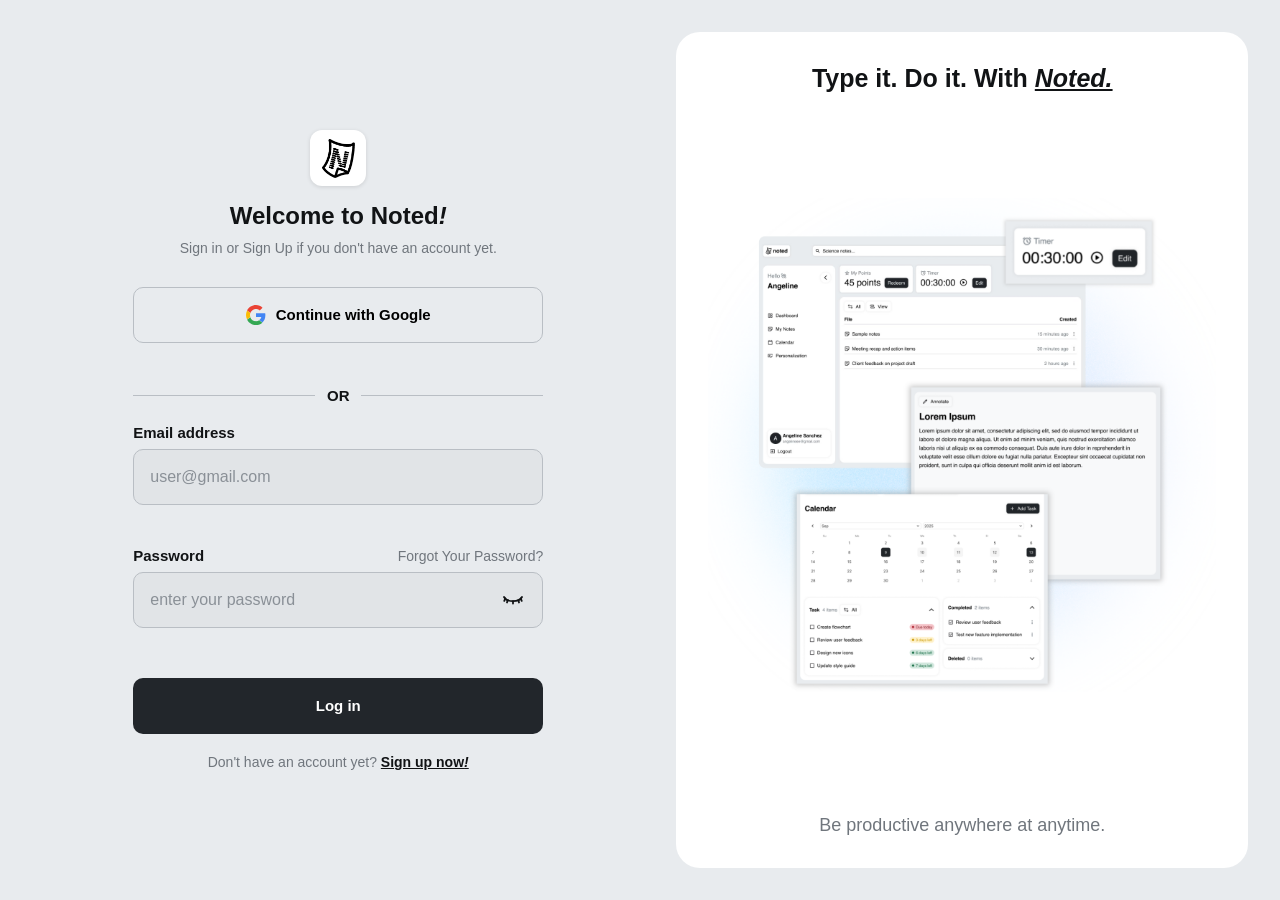
<file: index.html>
<!DOCTYPE html>
<html lang="en">
<head>
<meta charset="UTF-8">
<meta name="viewport" content="width=device-width, initial-scale=1">
<title>Noted! – Onboarding</title>
<link rel="stylesheet" href="styles.css">
</head>
<body>

<!-- LOG IN / SIGN UP -->
<section class="screen auth active" id="auth">
  <div class="auth-form">
    <div class="form-box">
		<div class="logo">
			<img src="noted-logo-icon.png" alt="Noted logo">
		</div>
      <h1>Welcome to Noted<i>!</i></h1>
      <p class="sub">Sign in or Sign Up if you don't have an account yet.</p>

      <button class="btn-google" type="button">
        <svg width="20" height="20" viewBox="0 0 48 48" aria-hidden="true"><path fill="#EA4335" d="M24 9.5c3.5 0 6.6 1.2 9 3.6l6.7-6.7C35.6 2.4 30.2 0 24 0 14.6 0 6.5 5.4 2.6 13.2l7.8 6.1C12.3 13.6 17.7 9.5 24 9.5z"/><path fill="#4285F4" d="M46.5 24.5c0-1.6-.1-3.1-.4-4.5H24v9h12.7c-.6 3-2.3 5.5-4.8 7.2l7.5 5.8c4.4-4.1 7.1-10.1 7.1-17.5z"/><path fill="#FBBC05" d="M10.4 28.7c-.5-1.4-.8-3-.8-4.7s.3-3.2.8-4.7l-7.8-6.1C.9 16.4 0 20.1 0 24s.9 7.6 2.6 10.8l7.8-6.1z"/><path fill="#34A853" d="M24 48c6.2 0 11.4-2 15.2-5.6l-7.5-5.8c-2 1.4-4.7 2.3-7.7 2.3-6.3 0-11.7-4.1-13.6-9.8l-7.8 6.1C6.5 42.6 14.6 48 24 48z"/></svg>
        Continue with Google
      </button>
      <div class="error" id="googleErr" role="alert"></div>
      <div class="or">OR</div>

      <form id="authForm" novalidate>
        <div class="field">
          <div class="row"><label for="email">Email address <span class="req signup-only" hidden>*</span></label></div>
          <div class="input-wrap"><input id="email" type="email" placeholder="user@gmail.com" autocomplete="email"></div>
          <div class="error" id="emailErr"></div>
        </div>

        <div class="field">
          <div class="row">
            <label for="pw">Password <span class="req signup-only" hidden>*</span></label>
            <a href="#" class="login-only">Forgot Your Password?</a>
          </div>
          <div class="input-wrap">
            <input id="pw" type="password" placeholder="enter your password" autocomplete="current-password">
            <button type="button" class="eye" data-target="pw" aria-label="Show password"><svg class="icon-closed" width="24" height="24" viewBox="0 0 24 24" fill="none" stroke="currentColor" stroke-width="1.8" stroke-linecap="round" stroke-linejoin="round" aria-hidden="true"><path d="M3 9C6 14.5 18 14.5 21 9"/><path d="M4.2 10.5L3.3 12.8M6.7 12.1L6 14.5M12 13.1V15.6M17.3 12.1L18 14.5M19.8 10.5L20.7 12.8"/></svg><svg class="icon-open" width="24" height="24" viewBox="0 0 24 24" fill="none" stroke="currentColor" stroke-width="1.8" stroke-linecap="round" stroke-linejoin="round" aria-hidden="true"><path d="M2 12s3.5-7 10-7 10 7 10 7-3.5 7-10 7S2 12 2 12z"/><circle cx="12" cy="12" r="3"/></svg></button>
          </div>
          <div class="error" id="pwErr"></div>
          <ul class="pw-rules signup-only" id="pwRules" hidden>
            <li data-rule="length">At least 8 characters</li>
            <li data-rule="lower">One lowercase letter</li>
            <li data-rule="upper">One uppercase letter</li>
            <li data-rule="special">One special symbol (e.g. ! @ # $ %)</li>
          </ul>
        </div>

        <div class="field signup-only" hidden>
          <div class="row"><label for="pw2">Confirm Password <span class="req">*</span></label></div>
          <div class="input-wrap">
            <input id="pw2" type="password" placeholder="enter your password again" autocomplete="new-password">
            <button type="button" class="eye" data-target="pw2" aria-label="Show password"><svg class="icon-closed" width="24" height="24" viewBox="0 0 24 24" fill="none" stroke="currentColor" stroke-width="1.8" stroke-linecap="round" stroke-linejoin="round" aria-hidden="true"><path d="M3 9C6 14.5 18 14.5 21 9"/><path d="M4.2 10.5L3.3 12.8M6.7 12.1L6 14.5M12 13.1V15.6M17.3 12.1L18 14.5M19.8 10.5L20.7 12.8"/></svg><svg class="icon-open" width="24" height="24" viewBox="0 0 24 24" fill="none" stroke="currentColor" stroke-width="1.8" stroke-linecap="round" stroke-linejoin="round" aria-hidden="true"><path d="M2 12s3.5-7 10-7 10 7 10 7-3.5 7-10 7S2 12 2 12z"/><circle cx="12" cy="12" r="3"/></svg></button>
          </div>
          <div class="error" id="pw2Err"></div>
        </div>

        <button class="btn-primary" type="submit" id="authSubmit">Log in</button>
      </form>

      <p class="switch" id="switchText"></p>
    </div>
  </div>

  <aside class="promo">
    <h2>Type it. Do it. With <i><u>Noted.</u></i></h2>
    <img src="notedob.png" alt="Noted app preview showing dashboard, notes, timer and calendar">
    <p>Be productive anywhere at anytime.</p>
  </aside>
</section>

<!-- ONBOARDING STEP 1 -->
<section class="screen onboard" id="step1">
  <h1>Welcome to Noted<i>!</i></h1>
  <p class="sub">We'd like to get to know you through your profile! Create one to personalize how you'll appear to collaborators.</p>
  <div class="progress"><span class="on"></span><span></span><span></span></div>
  <div class="divider"></div>
  <div class="avatar" id="avatar">A</div>
  <button class="change" type="button">Change</button>
  <div class="name-row">
    <div class="name-field"><label for="first">First Name</label><input id="first" value="Angeline"></div>
    <div class="name-field"><label for="last">Last Name</label><input id="last" value="Sanchez"></div>
  </div>
  <button class="btn-next" data-go="step2">Next ›</button>
</section>

<!-- ONBOARDING STEP 2 -->
<section class="screen onboard" id="step2">
  <h1>How are you planning to use Noted?</h1>
  <p class="sub">We'll fit the experience to your needs. Don't worry, you can change it later.</p>
  <div class="progress"><span></span><span class="on"></span><span></span></div>
  <div class="divider"></div>
  <div class="options" id="options">
    <button class="option selected" type="button" data-value="personal"><svg viewBox="0 0 24 24" fill="currentColor" aria-hidden="true"><circle cx="12" cy="8" r="4.2"/><path d="M3.5 21c0-4.6 3.8-7.500 8.500-7.500s8.500 2.900 8.500 7.500z"/></svg>Personal</button>
    <button class="option" type="button" data-value="student"><svg viewBox="0 0 24 24" fill="currentColor" aria-hidden="true"><path d="M12 4 1.500 9.500 12 15l8.500-4.400V17h2V9.500z"/><path d="M5.500 13.200V17c0 1.600 3 3 6.500 3s6.500-1.400 6.500-3v-3.800L12 16.500z"/></svg>Student</button>
    <button class="option" type="button" data-value="work"><svg viewBox="0 0 24 24" fill="currentColor" aria-hidden="true"><circle cx="9" cy="8" r="3.800"/><path d="M2 20c0-4 3.100-6.500 7-6.500 1.400 0 2.600.3 3.600.9V20z"/><rect x="13.500" y="14" width="9" height="6.500" rx="1.200"/></svg>Work</button>
  </div>
  <button class="btn-next" data-go="step3">Next ›</button>
</section>

<!-- ONBOARDING STEP 3 -->
<section class="screen onboard" id="step3">
  <h1>You're all set<i>!</i></h1>
  <p class="sub">Your account is successfully set up. You can now use Noted to your liking!</p>
  <div class="progress"><span></span><span></span><span class="on"></span></div>
  <div class="divider"></div>
  <div class="welcome-card">
    <span class="tag">✎ Annotate</span>
    <h2>Are you ready to <i>write</i>?</h2>
    <p>Embark on a journey to productivity with Noted - where <b><u>all you need is at one place</u></b>.</p>
  </div>
  <button class="btn-next" id="done">Done</button>
</section>

<script src="https://accounts.google.com/gsi/client" async defer></script>
<script src="script.js"></script>
</body>
</html>
</file>
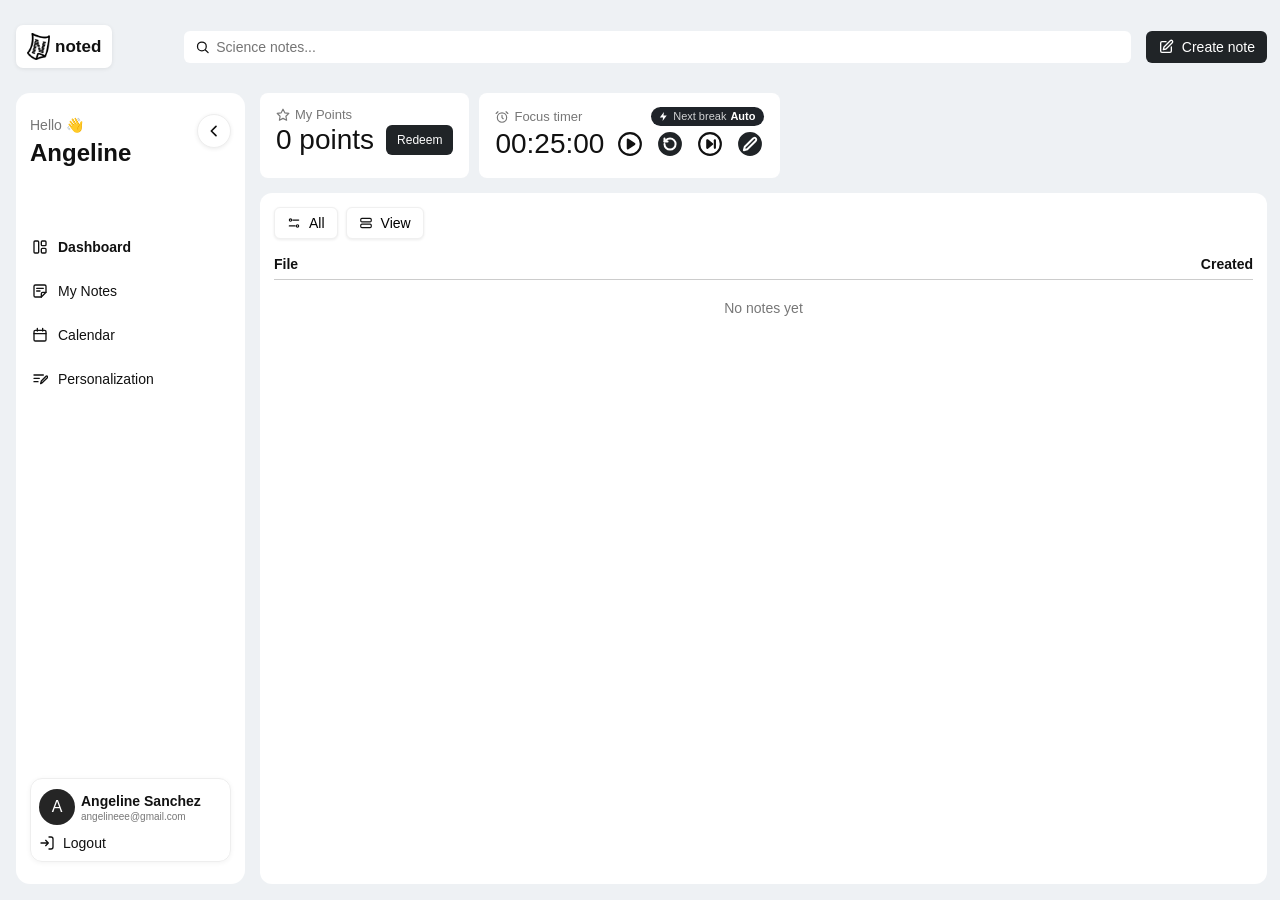
<file: dashboard.html>
<!DOCTYPE html>
<html lang="en">
<head>
<meta charset="UTF-8">
<meta name="viewport" content="width=device-width, initial-scale=1.0">
<title>Noted Dashboard</title>

<style>
* { box-sizing: border-box; margin: 0; padding: 0; font-family: Arial, Helvetica, sans-serif; }
body { background: #eef1f4; color: #111; }
.app { height: 100vh; min-height: 620px; background: #eef1f4; padding: 0 13px 16px 16px; display: flex; flex-direction: column; }

/* ========== TOP ROW ========== */
.topbar { height: 93px; flex-shrink: 0; display: flex; align-items: center; gap: 15px; }
.top-box { background: white; border-radius: 7px; padding: 8px 11px; font-size: 17px; font-weight: bold; box-shadow: 0 1px 4px rgba(0,0,0,.08); display: flex; align-items: center; gap: 5px; margin-right: 57px; flex-shrink: 0; }
.top-box img { width: 23px; height: 27px; object-fit: contain; display: block; }
.search-wrap { flex: 1; position: relative; }
.search-wrap svg { position: absolute; left: 11px; top: 50%; transform: translateY(-50%); width: 15px; height: 15px; fill: none; stroke: #111; stroke-width: 2; stroke-linecap: round; stroke-linejoin: round; }
.search { width: 100%; height: 32px; background: white; border: none; border-radius: 6px; padding: 0 12px 0 32px; outline: none; font-size: 14px; }
.create-button { height: 32px; background: #202427; color: white; border: none; border-radius: 6px; padding: 0 12px; font-size: 14px; cursor: pointer; white-space: nowrap; display: flex; align-items: center; gap: 8px; }
.create-button svg { width: 16px; height: 16px; fill: none; stroke: white; stroke-width: 2; stroke-linecap: round; stroke-linejoin: round; }
.create-button:hover { background: #444; }

/* ========== LAYOUT ========== */
.layout { flex: 1; display: flex; gap: 15px; min-height: 0; }

/* ========== SIDEBAR ========== */
.sidebar { position: relative; width: 229px; flex-shrink: 0; background: white; border-radius: 14px; padding: 24px 14px 22px; display: flex; flex-direction: column; }
.hello { color: #777; font-size: 14px; }
.username { font-size: 24px; font-weight: bold; margin-top: 6px; margin-bottom: 62px; }
.collapse-button { position: absolute; top: 21px; right: 14px; width: 34px; height: 34px; border-radius: 50%; border: 1px solid #eee; background: white; box-shadow: 0 1px 4px rgba(0,0,0,.08); cursor: pointer; display: flex; align-items: center; justify-content: center; }
.collapse-button svg { width: 16px; height: 16px; fill: none; stroke: #111; stroke-width: 2.5; stroke-linecap: round; stroke-linejoin: round; }
.collapse-button:hover { background: #f2f2f2; }
.menu { display: flex; flex-direction: column; gap: 8px; margin: 0 -6px; }
.menu-item { display: flex; align-items: center; gap: 10px; padding: 10px 8px; color: #111; text-decoration: none; font-size: 14px; border-radius: 6px; cursor: pointer; }
.menu-item:hover { background: #f2f2f2; }
.menu-item.active { font-weight: bold; }
.menu-icon { width: 16px; height: 16px; display: inline-flex; align-items: center; justify-content: center; flex-shrink: 0; }
.menu-icon svg { width: 16px; height: 16px; fill: none; stroke: currentColor; stroke-width: 2; stroke-linecap: round; stroke-linejoin: round; }

/* PROFILE */
.profile { margin-top: auto; border: 1px solid #eee; border-radius: 12px; padding: 10px 8px; box-shadow: 0 1px 5px rgba(0,0,0,.05); }
.profile-top { display: flex; align-items: center; gap: 6px; }
.avatar { width: 36px; height: 36px; border-radius: 50%; background: #252525; color: white; display: flex; align-items: center; justify-content: center; font-size: 16px; flex-shrink: 0; }
.profile-name { font-size: 14px; font-weight: bold; }
.email { font-size: 10px; color: #777; margin-top: 2px; }
.logout { display: flex; align-items: center; gap: 8px; font-size: 14px; margin-top: 10px; cursor: pointer; }
.logout svg { width: 16px; height: 16px; fill: none; stroke: #111; stroke-width: 2; stroke-linecap: round; stroke-linejoin: round; }
.logout:hover { opacity: .6; }


/* COLLAPSED SIDEBAR */
.sidebar { overflow: hidden; transition: width .2s ease; }
.collapse-button svg { transition: transform .2s ease; }
.sidebar.collapsed { width: 72px; padding-left: 10px; padding-right: 10px; }
.sidebar.collapsed .hello, .sidebar.collapsed .username { display: none; }
.sidebar.collapsed .collapse-button { right: auto; left: 50%; transform: translateX(-50%); }
.sidebar.collapsed .collapse-button svg { transform: rotate(180deg); }
.sidebar.collapsed .menu { margin-top: 62px; margin-left: 0; margin-right: 0; }
.sidebar.collapsed .menu-item { font-size: 0; gap: 0; justify-content: center; }
.sidebar.collapsed .profile { padding: 10px 4px; }
.sidebar.collapsed .profile-top { justify-content: center; }
.sidebar.collapsed .profile-top > div:last-child { display: none; }
.sidebar.collapsed .logout { font-size: 0; gap: 0; justify-content: center; }

/* ========== MAIN ========== */
.main { flex: 1; display: flex; flex-direction: column; gap: 15px; min-width: 0; }
.cards { display: flex; gap: 10px; }
.card { background: white; border-radius: 8px; padding: 14px 16px; height: 85px; }
.card-title { display: flex; align-items: center; gap: 5px; color: #777; font-size: 13px; margin-bottom: 2px; }
.card-title svg { width: 14px; height: 14px; fill: none; stroke: #777; stroke-width: 2; stroke-linecap: round; stroke-linejoin: round; }
.card-row { display: flex; align-items: center; gap: 12px; flex-wrap: nowrap; }
.card .points, .card .edit-timer-button, .card .redeem { flex-shrink: 0; }
.points { font-size: 28px; white-space: nowrap; }
#timerDisplay { cursor: pointer; }
.redeem, .edit-timer-button { background: #202427; color: white; border: none; border-radius: 6px; padding: 8px 11px; font-size: 12px; cursor: pointer; }
.redeem:hover, .edit-timer-button:hover { background: #444; }
.play { width: 28px; min-width: 28px; height: 28px; flex: 0 0 28px; padding: 0; border: none; background: none; color: #111; cursor: pointer; display: flex; align-items: center; justify-content: center; }
.play svg { width: 26px; height: 26px; min-width: 26px; display: block; fill: none; stroke: #111; stroke-width: 2; stroke-linecap: round; stroke-linejoin: round; }


/* TIMER CARD  */
.timer-card { height: 85px; }
.timer-card .card-row { gap: 12px; }
.timer-card .play { flex: 0 0 26px; }
.play.dark svg circle { fill: #202427; stroke: #202427; }
.play.dark svg path { stroke: #fff; }
.play.dark svg path[fill] { fill: #fff; }
.play.dark:hover svg circle { fill: #444; stroke: #444; }
.timer-tools { display: flex; align-items: center; gap: 12px; }
.timer-card .card-title { white-space: nowrap; }
.next { margin-left: auto; display: inline-flex; align-items: center; gap: 4px; font-size: 11px; line-height: 1; font-weight: 700; padding: 4px 9px 4px 7px; border-radius: 999px; white-space: nowrap; }
.next svg { width: 11px; height: 11px; flex-shrink: 0; fill: currentColor; stroke: none; }
.next small { font-size: 11px; font-weight: 400; opacity: .8; }
.next.auto { background: #1f2329; color: #fff; }
.next.manual { background: #eceff4; color: #5b6475; }

/* ========== FILES ========== */
.files { flex: 1; background: white; border-radius: 12px; padding: 14px; overflow: auto; }
.file-buttons { display: flex; gap: 8px; margin-bottom: 13px; }
.dropdown-wrap { position: relative; }
.file-button { height: 32px; display: flex; align-items: center; gap: 8px; background: white; border: 1px solid #f0f0f0; border-radius: 6px; box-shadow: 0 1px 3px rgba(0,0,0,.08); padding: 0 12px; font-size: 14px; cursor: pointer; }
.file-button:hover, .file-button.open { background: #eef1f4; }
.file-button svg { width: 14px; height: 14px; fill: none; stroke: #111; stroke-width: 2; stroke-linecap: round; stroke-linejoin: round; }

/* DROPDOWN MENUS (All / View) */
.file-menu { display: none; position: absolute; top: 38px; left: 0; min-width: 160px; background: white; border: 1px solid #eee; border-radius: 8px; box-shadow: 0 4px 16px rgba(0,0,0,.15); padding: 4px; z-index: 100; }
.file-menu.open { display: block; }
.file-menu button { display: flex; align-items: center; justify-content: space-between; gap: 12px; width: 100%; padding: 8px 10px; border: none; background: none; border-radius: 5px; font-size: 14px; color: #111; text-align: left; cursor: pointer; }
.file-menu button:hover { background: #eef1f4; }
.file-menu button.selected { font-weight: bold; }
.file-menu .check { width: 14px; height: 14px; fill: none; stroke: #111; stroke-width: 2.5; stroke-linecap: round; stroke-linejoin: round; visibility: hidden; }
.file-menu button.selected .check { visibility: visible; }

.file-header { display: flex; justify-content: space-between; font-size: 14px; font-weight: bold; line-height: 16px; padding: 4px 0 7px; border-bottom: 1px solid #ccc; }
.file { display: grid; grid-template-columns: 1fr auto 16px; column-gap: 10px; align-items: center; padding: 14px 0; line-height: 18px; border-bottom: 1px solid #ccc; font-size: 14px; }
.file-name { display: flex; align-items: center; gap: 8px; cursor: pointer; }
.file-name:hover span { text-decoration: underline; }
.file-name svg { width: 16px; height: 16px; flex-shrink: 0; fill: none; stroke: #111; stroke-width: 2; stroke-linecap: round; stroke-linejoin: round; }
.created { color: #777; font-size: 14px; text-align: right; }
.dots { color: #777; cursor: pointer; text-align: center; padding: 0 4px; user-select: none; }
.dots:hover { color: #111; }
.no-results { padding: 20px 0; color: #777; font-size: 14px; text-align: center; }

/* GRID VIEW */
.file-grid { display: grid; grid-template-columns: repeat(auto-fill, minmax(190px, 1fr)); gap: 12px; padding-top: 4px; }
.note-card { position: relative; background: #f7f8fa; border: 1px solid #eee; border-radius: 10px; padding: 14px; min-height: 120px; display: flex; flex-direction: column; gap: 8px; }
.note-card .file-name { font-size: 14px; font-weight: bold; padding-right: 18px; }
.note-card .file-name span { overflow: hidden; white-space: nowrap; text-overflow: ellipsis; }
.note-card .dots { position: absolute; top: 12px; right: 8px; }
.note-card-text { flex: 1; color: #555; font-size: 12px; line-height: 1.5; overflow: hidden; display: -webkit-box; -webkit-line-clamp: 3;  line-clamp: 3; -webkit-box-orient: vertical; }
.note-card-time { color: #777; font-size: 12px; }

/* ROW MENU (Edit / Delete) */
.row-menu { position: fixed; min-width: 130px; background: white; border: 1px solid #eee; border-radius: 8px; box-shadow: 0 4px 16px rgba(0,0,0,.15); padding: 4px; z-index: 2000; }
.row-menu button { display: block; width: 100%; padding: 8px 10px; border: none; background: none; border-radius: 5px; font-size: 14px; text-align: left; cursor: pointer; color: #111; }
.row-menu button:hover { background: #eef1f4; }
.row-menu button.danger { color: #c62828; }

/* ========== EDIT NOTE POPUP ========== */
.note-modal { display: none; position: fixed; inset: 0; background: rgba(0,0,0,.65); align-items: center; justify-content: center; z-index: 3000; }
.note-modal-box { width: 480px; max-width: 92vw; background: white; border-radius: 14px; padding: 18px; position: relative; }
.note-modal-close { position: absolute; top: 14px; right: 14px; width: 28px; height: 28px; border: 0; border-radius: 50%; background: #f4f5f6; color: #667085; font-size: 17px; cursor: pointer; }
.note-modal-label { font-size: 11px; font-weight: bold; color: #667085; margin-bottom: 10px; }
.note-title-input, .note-text-input { width: 100%; border: 1px solid #e1e5e9; border-radius: 6px; padding: 9px 10px; font-size: 14px; outline: none; background: white; }
.note-title-input { font-weight: bold; margin-bottom: 10px; }
.note-text-input { height: 200px; resize: vertical; line-height: 1.5; }
.note-modal-actions { display: flex; gap: 9px; margin-top: 14px; }
.note-modal-actions button { flex: 1; height: 36px; border-radius: 6px; font-size: 14px; cursor: pointer; }
.note-delete-btn { background: white; border: 1px solid #f3c1c1; color: #c62828; }
.note-cancel-btn { background: white; border: 1px solid #ddd; color: #333; }
.note-save-btn { background: #202427; border: 1px solid #202427; color: white; }

/* ========== TIMER POPUP ========== */
.timer-modal { display: none; position: fixed; inset: 0; background: rgba(0,0,0,.45); align-items: center; justify-content: center; padding: 16px; z-index: 1000; }
.tm-modal { --ink: #0f1a33; --muted: #6b7a99; --blue: #0a6cff; --line: #dfe5f0; --tcard: #f9fbff; --dark: #262b33;
    width: min(420px, 100%); max-height: 100%; overflow: auto; background: #fcfdff; color: var(--ink); border-radius: 16px; padding: 20px 20px 18px; position: relative; box-shadow: 0 20px 60px rgba(0,0,0,.35); }
.tm-modal button { font: inherit; color: inherit; cursor: pointer; }
.tm-modal button:focus-visible, .tm-switch input:focus-visible + .tm-track { outline: 3px solid #8fbaff; outline-offset: 2px; }
.tm-title { font-size: 20px; letter-spacing: -.01em; }
.tm-sub { margin-top: 2px; color: var(--muted); font-size: 13px; }
.tm-close { position: absolute; top: 14px; right: 14px; width: 30px; height: 30px; border-radius: 50%; border: 0; background: #e9ecf2; font-size: 18px; line-height: 1; }
.tm-close:hover { background: #dde1ea; }

.tm-dial { width: 112px; height: 112px; border-radius: 50%; border: 4px solid var(--blue); margin: 8px auto 14px; display: flex; flex-direction: column; align-items: center; justify-content: center; }
.tm-dial-time { font-size: 28px; font-weight: 700; letter-spacing: -.02em; font-variant-numeric: tabular-nums; }
.tm-dial-tag { color: var(--muted); font-size: 10px; letter-spacing: .05em; }

.tm-h2 { font-size: 16px; }
.tm-desc { margin: 2px 0 12px; color: var(--muted); font-size: 12px; }

.tm-grid { display: grid; grid-template-columns: 1fr 1fr; gap: 10px; }
.tm-card { background: var(--tcard); border: 1px solid var(--line); border-radius: 10px; padding: 10px 12px; }
.tm-label { color: var(--muted); font-size: 11px; margin-bottom: 8px; }

.tm-stepper { display: flex; align-items: center; justify-content: space-between; gap: 4px; }
.tm-btn { width: 30px; height: 30px; border-radius: 8px; background: #fff; border: 1px solid var(--line); font-size: 16px; line-height: 1; }
.tm-btn:hover:not(:disabled) { background: #eef3ff; }
.tm-btn:disabled { opacity: .35; cursor: not-allowed; }
.tm-val { font-size: 16px; min-width: 24px; text-align: center; font-variant-numeric: tabular-nums; }
.tm-unit { color: var(--muted); font-size: 11px; }

.tm-toggle { display: flex; align-items: center; gap: 10px; }
.tm-toggle-text { flex: 1; }
.tm-name { font-weight: 600; font-size: 12px; }
.tm-hint { color: var(--muted); font-size: 10px; margin-top: 3px; line-height: 1.4; }

.tm-switch { position: relative; width: 38px; height: 22px; flex: none; }
.tm-switch input { position: absolute; inset: 0; opacity: 0; margin: 0; cursor: pointer; z-index: 1; }
.tm-track { position: absolute; inset: 0; border-radius: 11px; background: #cfd6e4; transition: background .2s; }
.tm-track::after { content: ""; position: absolute; top: 3px; left: 3px; width: 16px; height: 16px; border-radius: 50%; background: #fff; transition: transform .2s; box-shadow: 0 1px 3px rgba(0,0,0,.25); }
.tm-switch input:checked + .tm-track { background: var(--blue); }
.tm-switch input:checked + .tm-track::after { transform: translateX(16px); }

.tm-actions { display: grid; grid-template-columns: 1fr 1fr; gap: 10px; margin-top: 16px; }
.tm-actions button { height: 38px; border-radius: 8px; font-size: 14px; }
.tm-cancel { background: #fff; border: 1px solid var(--line); }
.tm-cancel:hover { background: #f1f4fa; }
.tm-save { background: var(--dark); color: #fff !important; border: 0; }
.tm-save:hover { background: #151a21; }

.toast { position: fixed; bottom: 24px; left: 50%; transform: translate(-50%, 20px); opacity: 0; background: #262b33; color: #fff; padding: 12px 20px; border-radius: 10px; font-size: 14px; transition: .25s; pointer-events: none; z-index: 5000; }
.toast.show { opacity: 1; transform: translate(-50%, 0); }

@media (max-width: 600px) {
    .tm-grid { grid-template-columns: 1fr; }
    .tm-modal { padding: 18px 16px; }
    .tm-title { padding-right: 40px; }
}

/* ========== LOGOUT POPUP ========== */
.logout-modal { display: none; position: fixed; inset: 0; background: rgba(0,0,0,.78); align-items: center; justify-content: center; z-index: 9999; }
.logout-box { width: 294px; background: white; border-radius: 13px; padding: 18px 12px 12px; box-shadow: 0 10px 30px rgba(0,0,0,.25); position: relative; }
.logout-title { font-size: 16px; font-weight: bold; margin: 0 0 22px 0; padding-left: 1px; }
.logout-close { position: absolute; top: 12px; right: 12px; width: 28px; height: 28px; border: 1px solid #ddd; border-radius: 50%; background: #fafafa; color: #777; font-size: 17px; cursor: pointer; }
.logout-message { color: #777; font-size: 12px; line-height: 1.45; margin: 0 0 18px 0; padding: 0 1px; }
.logout-actions { display: flex; gap: 9px; }
.stay-button, .confirm-logout-button { flex: 1; height: 36px; border-radius: 5px; font-size: 14px; cursor: pointer; }
.stay-button { background: white; border: 1px solid #ddd; color: #333; }
.confirm-logout-button { background: #202427; border: 1px solid #202427; color: white; }

/* ========== REDEEM POPUP ========== */
.redeem-modal { display: none; position: fixed; inset: 0; background: rgba(0,0,0,.75); align-items: center; justify-content: center; z-index: 9999; }
.redeem-box { width: 372px; background: #fff; border-radius: 16px; padding: 22px; position: relative; box-shadow: 0 12px 35px rgba(0,0,0,.25); }
.redeem-close { position: absolute; right: 20px; top: 20px; width: 30px; height: 30px; border: 0; border-radius: 50%; background: #f4f5f6; color: #667085; font-size: 17px; cursor: pointer; }
.redeem-label { color: #667085; font-size: 11px; font-weight: bold; margin-bottom: 4px; }
.redeem-title { font-size: 19px; font-weight: bold; margin-bottom: 28px; }
.redeem-text { color: #475467; font-size: 14px; margin-bottom: 20px; }
.redeem-text strong { color: #202427; }
.redeem-actions { display: flex; gap: 10px; }
.redeem-actions button { flex: 1; height: 38px; border-radius: 6px; font-size: 13px; font-weight: 600; cursor: pointer; }
.earn-more { background: #fff; border: 1px solid #e1e5e9; color: #475467; }
.redeem-now { background: #202427; border: 1px solid #202427; color: #fff; }
</style>
</head>

<body>

<div class="app">

    <!-- ========== TOP ROW ========== -->
    <div class="topbar">

        <div class="top-box">
            <img src="noted-logo-icon.png" alt="Noted logo">
            <span>noted</span>
        </div>

        <div class="search-wrap">
            <svg viewBox="0 0 24 24">
                <circle cx="11" cy="11" r="7"/>
                <path d="M21 21l-4.3-4.3"/>
            </svg>
            <input type="text" class="search" id="searchInput" placeholder="Science notes...">
        </div>

        <button class="create-button" onclick="window.location.href='notes.html#create-note'">
            <svg viewBox="0 0 24 24">
                <path d="M12 4H6a2 2 0 0 0-2 2v12a2 2 0 0 0 2 2h12a2 2 0 0 0 2-2v-6"/>
                <path d="M18.4 2.6a2 2 0 0 1 3 3L12 15l-4 1 1-4z"/>
            </svg>
            Create note
        </button>

    </div>


    <div class="layout">

        <!-- ========== SIDEBAR ========== -->
        <aside class="sidebar" id="sidebar">

            <div class="hello">Hello 👋</div>
            <div class="username" id="usernameText">Angeline</div>

            <button class="collapse-button" id="collapseBtn" type="button" title="Collapse sidebar" aria-label="Collapse sidebar" onclick="toggleSidebar()">
                <svg viewBox="0 0 24 24"><path d="M15 5l-7 7 7 7"/></svg>
            </button>

            <nav class="menu">

                <a href="index.html" class="menu-item active">
                    <span class="menu-icon">
                        <svg viewBox="0 0 24 24">
                            <rect x="3" y="3" width="7" height="18" rx="1.5"/>
                            <rect x="14" y="3" width="7" height="7" rx="1.5"/>
                            <rect x="14" y="14" width="7" height="7" rx="1.5"/>
                        </svg>
                    </span>
                    Dashboard
                </a>

                <a href="notes.html" class="menu-item">
                    <span class="menu-icon">
                        <svg viewBox="0 0 24 24">
                            <path d="M5 3h14a2 2 0 0 1 2 2v9l-7 7H5a2 2 0 0 1-2-2V5a2 2 0 0 1 2-2z"/>
                            <path d="M14 21v-5a2 2 0 0 1 2-2h5"/>
                            <path d="M7 8h10M7 12h5"/>
                        </svg>
                    </span>
                    My Notes
                </a>

                <div class="menu-item">
                    <span class="menu-icon">
                        <svg viewBox="0 0 24 24">
                            <rect x="3" y="5" width="18" height="16" rx="2"/>
                            <path d="M8 2v4M16 2v4M3 10h18"/>
                        </svg>
                    </span>
                    Calendar
                </div>

                <div class="menu-item">
                    <span class="menu-icon">
                        <svg viewBox="0 0 24 24">
                            <path d="M3 6h14M3 11h8M3 16h6"/>
                            <path d="M13 19l1-4 7-7a1.4 1.4 0 0 1 2 2l-7 7-3 2z"/>
                        </svg>
                    </span>
                    Personalization
                </div>

            </nav>

            <div class="profile">

                <div class="profile-top">
                    <div class="avatar" id="avatarText">A</div>
                    <div>
                        <div class="profile-name" id="profileName">Angeline Sanchez</div>
                        <div class="email" id="profileEmail">angelineee@gmail.com</div>
                    </div>
                </div>

                <div class="logout" onclick="openLogoutModal()">
                    <svg viewBox="0 0 24 24">
                        <path d="M15 3h3a3 3 0 0 1 3 3v12a3 3 0 0 1-3 3h-3"/>
                        <path d="M3 12h11M10 8l4 4-4 4"/>
                    </svg>
                    Logout
                </div>

            </div>

        </aside>


        <!-- ========== MAIN ========== -->
        <main class="main">

            <div class="cards">

                <!-- POINTS -->
                <div class="card">
                    <div class="card-title">
                        <svg viewBox="0 0 24 24">
                            <polygon points="12 2 15.09 8.26 22 9.27 17 14.14 18.18 21.02 12 17.77 5.82 21.02 7 14.14 2 9.27 8.91 8.26 12 2"/>
                        </svg>
                        My Points
                    </div>
                    <div class="card-row">
                        <div class="points" id="pointsDisplay">0 points</div>
                        <button class="redeem" onclick="openRedeemModal()">Redeem</button>
                    </div>
                </div>

                <!-- TIMER -->
                <div class="card timer-card">
                    <div class="card-title">
                        <svg viewBox="0 0 24 24">
                            <circle cx="12" cy="13" r="8"/>
                            <path d="M12 9v4l2 2M5 3L2 6M22 6l-3-3"/>
                        </svg>
                        <span id="timerLabel">Focus timer</span>
                        <span class="next" id="tNext"></span>
                    </div>
                    <div class="card-row">
                        <div class="points" id="timerDisplay" onclick="openTimerModal()">00:25:00</div>

                        <button class="play" id="playButton" onclick="startTimer()" aria-label="Start">
                            <svg viewBox="0 0 24 24">
                                <circle cx="12" cy="12" r="10"/>
                                <path d="M10 8l6 4-6 4z" fill="currentColor"/>
                            </svg>
                        </button>

                        <div class="timer-tools">
                            <button class="play dark" id="resetBtn" type="button" title="Reset" aria-label="Reset"><svg viewBox="0 0 24 24"><circle cx="12" cy="12" r="10"/><g transform="translate(5.2 5.2) scale(.57)" stroke-width="3.2"><path d="M3 12a9 9 0 1 0 9-9 9.75 9.75 0 0 0-6.74 2.74L3 8"/><path d="M3 3v5h5"/></g></svg></button>
                            <button class="play" id="skipBtn" type="button" title="Skip" aria-label="Skip"><svg viewBox="0 0 24 24"><circle cx="12" cy="12" r="10"/><path d="M9.5 8.5l4.5 3.5-4.5 3.5z" fill="currentColor"/><path d="M16.5 8.5v7"/></svg></button>
                            <button class="play dark" id="editBtn" type="button" title="Edit" aria-label="Edit" onclick="openTimerModal()"><svg viewBox="0 0 24 24"><circle cx="12" cy="12" r="10"/><g transform="translate(5.2 5.2) scale(.57)" stroke-width="3.2"><path d="M17 3a2.85 2.83 0 1 1 4 4L7.5 20.5 2 22l1.5-5.5Z"/></g></svg></button>
                        </div>
                    </div>
                </div>

            </div>


            <!-- FILES -->
            <div class="files">

                <div class="file-buttons">

                    <!-- ALL (filter) -->
                    <div class="dropdown-wrap">
                        <button class="file-button" id="filterButton" onclick="toggleFileMenu('filter', event)">
                            <svg viewBox="0 0 24 24">
                                <circle cx="6" cy="7" r="2"/>
                                <path d="M10 7h10"/>
                                <path d="M4 17h10"/>
                                <circle cx="18" cy="17" r="2"/>
                            </svg>
                            <span id="filterLabel">All</span>
                        </button>
                        <div class="file-menu" id="filterMenu"></div>
                    </div>

                    <!-- VIEW (list / grid) -->
                    <div class="dropdown-wrap">
                        <button class="file-button" id="viewButton" onclick="toggleFileMenu('view', event)">
                            <svg viewBox="0 0 24 24">
                                <rect x="3" y="4" width="18" height="6" rx="2"/>
                                <rect x="3" y="14" width="18" height="6" rx="2"/>
                            </svg>
                            View
                        </button>
                        <div class="file-menu" id="viewMenu"></div>
                    </div>

                </div>

                <div class="file-header" id="fileHeader">
                    <span>File</span>
                    <span>Created</span>
                </div>

                <div id="fileList"></div>

            </div>

        </main>

    </div>

</div>


<!-- ========== NOTE POPUP ========== -->
<div class="note-modal" id="noteModal">
    <div class="note-modal-box">
        <button class="note-modal-close" onclick="closeNoteModal()">×</button>
        <div class="note-modal-label">EDIT NOTE</div>
        <input class="note-title-input" id="noteTitleInput" placeholder="Title">
        <textarea class="note-text-input" id="noteTextInput" placeholder="No content added."></textarea>
        <div class="note-modal-actions">
            <button class="note-delete-btn" onclick="deleteNote(activeNoteIndex)">Delete</button>
            <button class="note-cancel-btn" onclick="closeNoteModal()">Cancel</button>
            <button class="note-save-btn" onclick="saveNoteEdit()">Save</button>
        </div>
    </div>
</div>


<!-- ========== TIMER POPUP ========== -->
<div class="timer-modal" id="timerModal">
    <div class="tm-modal" role="dialog" aria-modal="true" aria-labelledby="tmTitle">
        <button class="tm-close" onclick="closeTimerModal()" aria-label="Close">&times;</button>
        <h1 class="tm-title" id="tmTitle">Session Timer</h1>
        <p class="tm-sub">Configure duration and rules for focus mode</p>

        <div class="tm-dial" aria-live="polite">
            <div class="tm-dial-time" id="dialTime">25:00</div>
            <div class="tm-dial-tag">SET TARGET</div>
        </div>

        <h2 class="tm-h2">Pomodoro</h2>
        <p class="tm-desc" id="tmDesc">Work in focused 25-minute blocks with 5-minute breaks.</p>

        <div class="tm-grid">
            <div class="tm-card">
                <div class="tm-label">POMODORO DURATION</div>
                <div class="tm-stepper">
                    <button class="tm-btn" data-key="focus" data-step="-1" aria-label="Decrease Pomodoro duration">&minus;</button>
                    <span class="tm-val" id="focusVal">25</span>
                    <button class="tm-btn" data-key="focus" data-step="1" aria-label="Increase Pomodoro duration">+</button>
                    <span class="tm-unit">min</span>
                </div>
            </div>

            <div class="tm-card">
                <div class="tm-label">SHORT BREAK</div>
                <div class="tm-stepper">
                    <button class="tm-btn" data-key="brk" data-step="-1" aria-label="Decrease short break">&minus;</button>
                    <span class="tm-val" id="brkVal">5</span>
                    <button class="tm-btn" data-key="brk" data-step="1" aria-label="Increase short break">+</button>
                    <span class="tm-unit">min</span>
                </div>
            </div>

            <div class="tm-card tm-toggle">
                <div class="tm-toggle-text">
                    <div class="tm-name">Auto Start Pomodoros</div>
                    <div class="tm-hint">Automatically start the next Pomodoro after a break.</div>
                </div>
                <label class="tm-switch">
                    <input type="checkbox" id="autoFocus" aria-label="Auto start Pomodoros">
                    <span class="tm-track"></span>
                </label>
            </div>

            <div class="tm-card tm-toggle">
                <div class="tm-toggle-text">
                    <div class="tm-name">Auto Start Breaks</div>
                    <div class="tm-hint">Automatically start the break when a Pomodoro ends.</div>
                </div>
                <label class="tm-switch">
                    <input type="checkbox" id="autoBreak" aria-label="Auto start breaks">
                    <span class="tm-track"></span>
                </label>
            </div>
        </div>

        <div class="tm-actions">
            <button class="tm-cancel" onclick="closeTimerModal()">Cancel</button>
            <button class="tm-save" onclick="saveTimer()">Save Timer</button>
        </div>
    </div>
</div>

<div class="toast" id="toast" role="status"></div>


<!-- ========== LOGOUT POPUP ========== -->
<div class="logout-modal" id="logoutModal">

    <div class="logout-box">

        <button class="logout-close" onclick="closeLogoutModal()">×</button>

        <div class="logout-title">Logout?</div>

        <div class="logout-message">
            You'll be signed out of this account. You can sign<br>
            back in whenever you're ready.
        </div>

        <div class="logout-actions">
            <button class="stay-button" onclick="closeLogoutModal()">Stay signed in</button>
            <button class="confirm-logout-button" onclick="confirmLogout()">Log out</button>
        </div>

    </div>

</div>


<!-- ========== REDEEM POPUP ========== -->
<div class="redeem-modal" id="redeemModal">

    <div class="redeem-box">

        <button class="redeem-close" onclick="closeRedeemModal()">×</button>

        <div class="redeem-label">REDEEM REWARD</div>
        <div class="redeem-title">Ready to redeem?</div>

        <div class="redeem-text">
            You are redeeming <strong id="redeemPoints">0 points.</strong>
        </div>

        <div class="redeem-actions">
            <button class="earn-more" onclick="closeRedeemModal()">Earn more</button>
            <button class="redeem-now" onclick="closeRedeemModal()">Redeem now</button>
        </div>

    </div>

</div>


<script>

/* ========== ACCOUNT ========== */

/* The login page should save who signed in, e.g.
   localStorage.setItem("notedCurrentUser", JSON.stringify({ name: "Juan Dela Cruz", email: "juan@gmail.com" })); */
const USER_KEY = "notedCurrentUser";
const DEFAULT_ACCOUNT = { name: "Angeline Sanchez", email: "angelineee@gmail.com" };

function getAccount() {
    try {
        const u = JSON.parse(localStorage.getItem(USER_KEY));
        if (u && u.email) return u;
    } catch (e) {}
    return DEFAULT_ACCOUNT;
}

const ACCOUNT = getAccount();


/* ========== TIMER ========== */

const LIMITS = { focus: { min: 1, max: 120 }, brk: { min: 1, max: 60 } };
const DEFAULTS = { focus: 25, brk: 5, autoFocus: true, autoBreak: true };
const STORE_KEY = "sessionTimerSettings";
const STATE_KEY = "notedTimerState";   // running timer, shared by every page

/* each account has its own points, e.g. "notedPoints:angelineee@gmail.com" */
const POINTS_KEY = "notedPoints:" + ACCOUNT.email.toLowerCase();
const START_POINTS = 0;                // new accounts start with 0 points

function getPoints() {
    try {
        const v = parseInt(localStorage.getItem(POINTS_KEY), 10);
        return isNaN(v) ? START_POINTS : v;
    } catch (e) {
        return START_POINTS;
    }
}

/* +1 point */
function addPoint() {
    const n = getPoints() + 1;
    try { localStorage.setItem(POINTS_KEY, String(n)); } catch (e) {}
    return n;
}

const $ = (id) => document.getElementById(id);
const pad = (n) => String(n).padStart(2, "0");

const PLAY_ICON =
    '<svg viewBox="0 0 24 24"><circle cx="12" cy="12" r="10"/><path d="M10 8l6 4-6 4z" fill="currentColor"/></svg>';
const PAUSE_ICON =
    '<svg viewBox="0 0 24 24"><circle cx="12" cy="12" r="10"/><path d="M10 9v6M14 9v6"/></svg>';

function loadTimerSettings() {
    try {
        return { ...DEFAULTS, ...JSON.parse(localStorage.getItem(STORE_KEY) || "{}") };
    } catch (e) {
        return { ...DEFAULTS };
    }
}

let saved = loadTimerSettings();
let draft = { ...saved };

/* popup */

function renderModal() {
    $("focusVal").textContent = draft.focus;
    $("brkVal").textContent = draft.brk;
    $("dialTime").textContent = pad(draft.focus) + ":00";
    $("tmDesc").textContent =
        "Work in focused " + draft.focus + "-minute blocks with " + draft.brk + "-minute breaks.";
    $("autoFocus").checked = draft.autoFocus;
    $("autoBreak").checked = draft.autoBreak;

    document.querySelectorAll(".tm-stepper .tm-btn").forEach(function (b) {
        const lim = LIMITS[b.dataset.key];
        const next = draft[b.dataset.key] + Number(b.dataset.step);
        b.disabled = next < lim.min || next > lim.max;
    });
}

/* + / - buttons (hold to repeat) */
document.querySelectorAll(".tm-stepper .tm-btn").forEach(function (btn) {
    let t;
    const stop = function () { clearTimeout(t); };
    const step = function () {
        const lim = LIMITS[btn.dataset.key];
        const next = draft[btn.dataset.key] + Number(btn.dataset.step);
        if (next >= lim.min && next <= lim.max) {
            draft[btn.dataset.key] = next;
            renderModal();
        } else {
            stop();
        }
    };
    btn.addEventListener("pointerdown", function (e) {
        if (e.button > 0) return;
        step();
        t = setTimeout(function loop() { step(); t = setTimeout(loop, 80); }, 400);
    });
    ["pointerup", "pointerleave", "pointercancel"].forEach(function (ev) {
        btn.addEventListener(ev, stop);
    });
    btn.addEventListener("keydown", function (e) {
        if (e.key === "Enter" || e.key === " ") { e.preventDefault(); step(); }
    });
});

$("autoFocus").addEventListener("change", function (e) { draft.autoFocus = e.target.checked; });
$("autoBreak").addEventListener("change", function (e) { draft.autoBreak = e.target.checked; });

function openTimerModal() {
    draft = { ...saved };
    renderModal();
    $("timerModal").style.display = "flex";
}

function closeTimerModal() {
    $("timerModal").style.display = "none";
}

function toast(msg) {
    const t = $("toast");
    t.textContent = msg;
    t.classList.add("show");
    clearTimeout(toast.t);
    toast.t = setTimeout(function () { t.classList.remove("show"); }, 2200);
}

function saveTimer() {
    saved = { ...draft };
    try { localStorage.setItem(STORE_KEY, JSON.stringify(saved)); } catch (e) {}
    closeTimerModal();
    applySettings();
    toast("Timer saved: " + saved.focus + " min focus, " + saved.brk + " min break");
}

/* timer logic */

const T = { mode: "focus", remaining: saved.focus * 60, running: false, endAt: 0, id: null };
const totalSecs = function () { return (T.mode === "focus" ? saved.focus : saved.brk) * 60; };

function drawTimer() {
    const h = Math.floor(T.remaining / 3600);
    const m = Math.floor((T.remaining % 3600) / 60);
    const s = T.remaining % 60;

    $("timerDisplay").textContent = pad(h) + ":" + pad(m) + ":" + pad(s);
    $("timerLabel").textContent = T.mode === "focus" ? "Focus timer" : "Break timer";
    $("playButton").innerHTML = T.running ? PAUSE_ICON : PLAY_ICON;

    const isFocus = T.mode === "focus";
    const auto = isFocus ? saved.autoBreak : saved.autoFocus;
    const BOLT = '<svg viewBox="0 0 24 24"><path d="M13 2 4 14h7l-1 8 9-12h-7z"/></svg>';
    const HAND = '<svg viewBox="0 0 24 24"><path d="M5 3l14 7-6 2-2 6z"/></svg>';
    const nextEl = $("tNext");
    nextEl.className = "next " + (auto ? "auto" : "manual");
    nextEl.title = auto ? "Starts by itself when this session ends" : "Waits for you to press play";
    nextEl.innerHTML = (auto ? BOLT : HAND) + "<small>Next " + (isFocus ? "break" : "Pomodoro") + "</small> " + (auto ? "Auto" : "Manual");

    saveTimerState();
}

/* keep the running timer when you change page */
function saveTimerState() {
    try {
        localStorage.setItem(STATE_KEY, JSON.stringify({
            mode: T.mode, remaining: T.remaining, running: T.running, endAt: T.endAt
        }));
    } catch (e) {}
}

function restoreTimerState() {
    let st = null;
    try { st = JSON.parse(localStorage.getItem(STATE_KEY)); } catch (e) {}
    if (!st) return;

    T.mode = st.mode === "break" ? "break" : "focus";

    if (st.running) {
        const left = Math.round((st.endAt - Date.now()) / 1000);
        if (left > 0) {
            T.remaining = left;
            startTimerRun();          // carries on from the real time left
            return;
        }
        // it ran out while you were on another page
        if (T.mode === "focus") addPoint();
        T.mode = T.mode === "focus" ? "break" : "focus";
        T.remaining = totalSecs();
        const auto = T.mode === "break" ? saved.autoBreak : saved.autoFocus;
        if (auto) startTimerRun();
        return;
    }

    T.remaining = Math.min(Math.max(0, Number(st.remaining) || 0), totalSecs());
}

$("resetBtn").addEventListener("click", function () {
    pauseTimer();
    T.remaining = totalSecs();
    drawTimer();
});

$("skipBtn").addEventListener("click", function () {
    pauseTimer();
    T.mode = T.mode === "focus" ? "break" : "focus";
    T.remaining = totalSecs();
    drawTimer();
});

function beep() {
    try {
        const ctx = new (window.AudioContext || window.webkitAudioContext)();
        const osc = ctx.createOscillator();
        const gain = ctx.createGain();
        osc.connect(gain);
        gain.connect(ctx.destination);
        osc.frequency.value = 880;
        gain.gain.setValueAtTime(.2, ctx.currentTime);
        gain.gain.exponentialRampToValueAtTime(.001, ctx.currentTime + .6);
        osc.start();
        osc.stop(ctx.currentTime + .6);
    } catch (e) {}
}

function startTimerRun() {
    if (T.running) return;
    T.endAt = Date.now() + T.remaining * 1000;
    T.running = true;
    T.id = setInterval(tick, 250);
    drawTimer();
}

function pauseTimer() {
    if (!T.running) return;
    clearInterval(T.id);
    T.running = false;
    drawTimer();
}

/* the dashboard play button calls this */
function startTimer() {
    if (T.running) pauseTimer();
    else startTimerRun();
}

function tick() {
    const left = Math.max(0, Math.round((T.endAt - Date.now()) / 1000));
    if (left !== T.remaining) {
        T.remaining = left;
        drawTimer();
    }
    if (left <= 0) finish();
}

/* reached 00:00 -> follow the auto-start rules */
function finish() {
    const was = T.mode;
    pauseTimer();
    beep();
    T.mode = was === "focus" ? "break" : "focus";
    T.remaining = totalSecs();
    const auto = T.mode === "break" ? saved.autoBreak : saved.autoFocus;
    drawTimer();
    if (was === "focus") {
        userPoints = addPoint();
        updatePoints();
        toast("Pomodoro complete: +1 point");
    } else {
        toast("Break over");
    }
    if (auto) startTimerRun();
}

function applySettings() {
    pauseTimer();
    T.mode = "focus";
    T.remaining = totalSecs();
    drawTimer();
}

restoreTimerState();
drawTimer();
document.addEventListener("DOMContentLoaded", drawTimer);



/* SIDEBAR COLLAPSE (arrow next to the name) */

function setSidebar(collapsed) {
    document.getElementById("sidebar").classList.toggle("collapsed", collapsed);
    const btn = document.getElementById("collapseBtn");
    const label = collapsed ? "Expand sidebar" : "Collapse sidebar";
    btn.title = label;
    btn.setAttribute("aria-label", label);
    try { localStorage.setItem("notedSidebarCollapsed", collapsed ? "1" : "0"); } catch (e) {}
}

function toggleSidebar() {
    setSidebar(!document.getElementById("sidebar").classList.contains("collapsed"));
}

try {
    if (localStorage.getItem("notedSidebarCollapsed") === "1") setSidebar(true);
} catch (e) {}


/* SHOW THE LOGGED-IN ACCOUNT IN THE SIDEBAR */

document.getElementById("usernameText").textContent = ACCOUNT.name.split(" ")[0];
document.getElementById("avatarText").textContent = ACCOUNT.name.charAt(0).toUpperCase();
document.getElementById("profileName").textContent = ACCOUNT.name;
document.getElementById("profileEmail").textContent = ACCOUNT.email;


/* LOGOUT */

function openLogoutModal() {
    document.getElementById("logoutModal").style.display = "flex";
}

function closeLogoutModal() {
    document.getElementById("logoutModal").style.display = "none";
}

function confirmLogout() {
    closeLogoutModal();
    alert("You have been logged out.");
}


/* POINTS (one value used by the card and the redeem popup) */

let userPoints = getPoints();

function formatPoints(n) {
    return n.toLocaleString("en-US") + (n === 1 ? " point" : " points");
}

function updatePoints() {
    document.getElementById("pointsDisplay").textContent = formatPoints(userPoints);
    document.getElementById("redeemPoints").textContent = formatPoints(userPoints) + ".";
}

updatePoints();


/* REDEEM */

function openRedeemModal() {
    userPoints = getPoints();
    updatePoints();
    document.getElementById("redeemModal").style.display = "flex";
}

function closeRedeemModal() {
    document.getElementById("redeemModal").style.display = "none";
}


/* CLOSE POPUPS BY CLICKING OUTSIDE */

document.getElementById("timerModal").addEventListener("click", function (event) {
    if (event.target === this) closeTimerModal();
});

document.getElementById("logoutModal").addEventListener("click", function (event) {
    if (event.target === this) closeLogoutModal();
});

document.getElementById("redeemModal").addEventListener("click", function (event) {
    if (event.target === this) closeRedeemModal();
});

document.getElementById("noteModal").addEventListener("click", function (event) {
    if (event.target === this) closeNoteModal();
});


/* ========== ALL (FILTER) + VIEW (LIST / GRID) ========== */

const FILTERS = [
    { value: "all",       label: "All" },
    { value: "today",     label: "Today" },
    { value: "week",      label: "Last 7 days" },
    { value: "annotated", label: "Annotated" }
];

const VIEWS = [
    { value: "list", label: "List" },
    { value: "grid", label: "Grid" }
];

const CHECK_ICON = '<svg class="check" viewBox="0 0 24 24"><path d="M5 12l5 5 9-10"/></svg>';

let currentFilter = "all";
let currentView = "list";

function buildMenu(menuId, options, selectedValue, onPick) {
    const menu = document.getElementById(menuId);
    menu.innerHTML = "";

    options.forEach(function (opt) {
        const button = document.createElement("button");
        button.type = "button";
        button.className = opt.value === selectedValue ? "selected" : "";
        button.innerHTML = "<span></span>" + CHECK_ICON;
        button.firstChild.textContent = opt.label;

        button.onclick = function (event) {
            event.stopPropagation();
            onPick(opt.value);
            closeFileMenus();
        };

        menu.appendChild(button);
    });
}

function renderMenus() {
    buildMenu("filterMenu", FILTERS, currentFilter, function (value) {
        currentFilter = value;

        const match = FILTERS.filter(function (f) { return f.value === value; })[0];
        document.getElementById("filterLabel").textContent = match.label;

        renderMenus();
        renderFiles();
    });

    buildMenu("viewMenu", VIEWS, currentView, function (value) {
        currentView = value;
        renderMenus();
        renderFiles();
    });
}

function closeFileMenus() {
    document.getElementById("filterMenu").classList.remove("open");
    document.getElementById("viewMenu").classList.remove("open");
    document.getElementById("filterButton").classList.remove("open");
    document.getElementById("viewButton").classList.remove("open");
}

function toggleFileMenu(which, event) {
    event.stopPropagation();

    const menu = document.getElementById(which + "Menu");
    const button = document.getElementById(which + "Button");
    const wasOpen = menu.classList.contains("open");

    closeRowMenu();
    closeFileMenus();

    if (!wasOpen) {
        menu.classList.add("open");
        button.classList.add("open");
    }
}

document.addEventListener("click", function () {
    closeFileMenus();
    closeRowMenu();
});

document.addEventListener("keydown", function (event) {
    if (event.key === "Escape") {
        closeFileMenus();
        closeRowMenu();
        closeNoteModal();
        closeTimerModal();
    }
});

function passesFilter(note) {
    const age = Date.now() - (note.created || 0);
    const day = 24 * 60 * 60 * 1000;

    if (currentFilter === "today") return age < day;
    if (currentFilter === "week") return age < 7 * day;
    if (currentFilter === "annotated") return !!(note.annotations && note.annotations.length);

    return true;
}


/* ========== NOTES (read / save the notes used by the notes page) ========== */

const NOTES_KEY = "notedNotes";

const NOTE_ICON =
    '<svg viewBox="0 0 24 24">' +
    '<path d="M5 3h14a2 2 0 0 1 2 2v9l-7 7H5a2 2 0 0 1-2-2V5a2 2 0 0 1 2-2z"/>' +
    '<path d="M14 21v-5a2 2 0 0 1 2-2h5"/>' +
    '<path d="M7 8h10M7 12h5"/></svg>';

function loadNotes() {
    try {
        return JSON.parse(localStorage.getItem(NOTES_KEY)) || [];
    } catch (e) {
        return [];
    }
}

function saveNotes(arr) {
    try {
        localStorage.setItem(NOTES_KEY, JSON.stringify(arr));
    } catch (e) {}
}

function timeAgo(timestamp) {
    const minutes = Math.floor((Date.now() - timestamp) / 60000);

    if (minutes < 1) return "Just now";
    if (minutes < 60) return minutes + (minutes === 1 ? " minute ago" : " minutes ago");

    const hours = Math.floor(minutes / 60);
    if (hours < 24) return hours + (hours === 1 ? " hour ago" : " hours ago");

    const days = Math.floor(hours / 24);
    return days + (days === 1 ? " day ago" : " days ago");
}


/* OPEN A NOTE ON THE NOTES PAGE */

function openNotePage(note) {
    try {
        localStorage.setItem("notedOpenNote", String(note.created));
    } catch (e) {}
    window.location.href = "notes.html#open-note-" + note.created;
}


/* ROW MENU (Edit / Delete) */

let activeNoteIndex = null;

function closeRowMenu() {
    const old = document.getElementById("rowMenu");
    if (old) old.remove();
}

function showRowMenu(event, index, anchor) {
    event.stopPropagation();
    closeRowMenu();
    closeFileMenus();

    const menu = document.createElement("div");
    menu.className = "row-menu";
    menu.id = "rowMenu";

    [
        { label: "Edit",   action: function () { openEditModal(index); } },
        { label: "Delete", action: function () { deleteNote(index); }, danger: true }
    ].forEach(function (item) {
        const b = document.createElement("button");
        b.type = "button";
        b.textContent = item.label;
        if (item.danger) b.className = "danger";
        b.onclick = function (e) {
            e.stopPropagation();
            closeRowMenu();
            item.action();
        };
        menu.appendChild(b);
    });

    document.body.appendChild(menu);

    const r = anchor.getBoundingClientRect();
    menu.style.top = (r.bottom + 4) + "px";
    menu.style.left = Math.max(8, r.right - menu.offsetWidth) + "px";
}


/* EDIT / SAVE / DELETE */

function openEditModal(index) {
    const notes = loadNotes();
    if (!notes[index]) return;

    activeNoteIndex = index;
    document.getElementById("noteTitleInput").value = notes[index].title || "";
    document.getElementById("noteTextInput").value = notes[index].text || "";
    document.getElementById("noteModal").style.display = "flex";
}

function closeNoteModal() {
    document.getElementById("noteModal").style.display = "none";
    activeNoteIndex = null;
}

function saveNoteEdit() {
    const title = document.getElementById("noteTitleInput").value.trim();
    if (!title) {
        alert("Please add a title.");
        return;
    }

    const notes = loadNotes();
    if (!notes[activeNoteIndex]) return;

    notes[activeNoteIndex].title = title;
    notes[activeNoteIndex].text = document.getElementById("noteTextInput").value;
    saveNotes(notes);

    closeNoteModal();
    renderFiles();
}

function deleteNote(index) {
    if (index === null || index === undefined) return;
    if (!confirm("Delete this note? This can't be undone.")) return;

    const notes = loadNotes();
    notes.splice(index, 1);
    saveNotes(notes);

    closeNoteModal();
    renderFiles();
}


/* RENDER NOTES LIST */

function renderFiles() {
    /* keep each note's original index so edit/delete hit the right one */
    let items = loadNotes().map(function (n, i) { return { n: n, i: i }; });

    /* FILTER (All / Today / Last 7 days / Annotated) */
    items = items.filter(function (x) { return passesFilter(x.n); });

    /* SEARCH FILTER */
    const query = document.getElementById("searchInput").value.trim().toLowerCase();

    if (query) {
        items = items.filter(function (x) {
            return (x.n.title || "").toLowerCase().includes(query);
        });
    }

    const list = document.getElementById("fileList");
    const header = document.getElementById("fileHeader");
    const grid = currentView === "grid";

    list.innerHTML = "";
    list.className = grid ? "file-grid" : "";
    header.style.display = grid ? "none" : "flex";

    if (items.length === 0) {
        const empty = document.createElement("div");
        empty.className = "no-results";

        if (query) {
            empty.textContent = 'No notes found for "' + query + '"';
        } else if (currentFilter !== "all") {
            empty.textContent = "No notes match this filter";
        } else {
            empty.textContent = "No notes yet";
        }

        list.className = "";
        list.appendChild(empty);
        return;
    }

    items.forEach(function (x) {
        const n = x.n;
        const index = x.i;

        const name = document.createElement("div");
        name.className = "file-name";
        name.innerHTML = NOTE_ICON;

        const title = document.createElement("span");
        title.textContent = n.title;
        name.appendChild(title);
        name.onclick = function () { openNotePage(n); };

        const dots = document.createElement("div");
        dots.className = "dots";
        dots.textContent = "⋮";
        dots.onclick = function (event) { showRowMenu(event, index, dots); };

        if (grid) {
            const card = document.createElement("div");
            card.className = "note-card";

            const text = document.createElement("div");
            text.className = "note-card-text";
            text.textContent = n.text || "No content added.";

            const time = document.createElement("div");
            time.className = "note-card-time";
            time.textContent = timeAgo(n.created);

            card.appendChild(name);
            card.appendChild(text);
            card.appendChild(time);
            card.appendChild(dots);
            list.appendChild(card);
            return;
        }

        const row = document.createElement("div");
        row.className = "file";

        const created = document.createElement("div");
        created.className = "created";
        created.textContent = timeAgo(n.created);

        row.appendChild(name);
        row.appendChild(created);
        row.appendChild(dots);
        list.appendChild(row);
    });
}

/* Re-render the list every time the user types in the search box */
document.getElementById("searchInput").addEventListener("input", renderFiles);

renderMenus();
renderFiles();

</script>

</body>
</html>
</file>
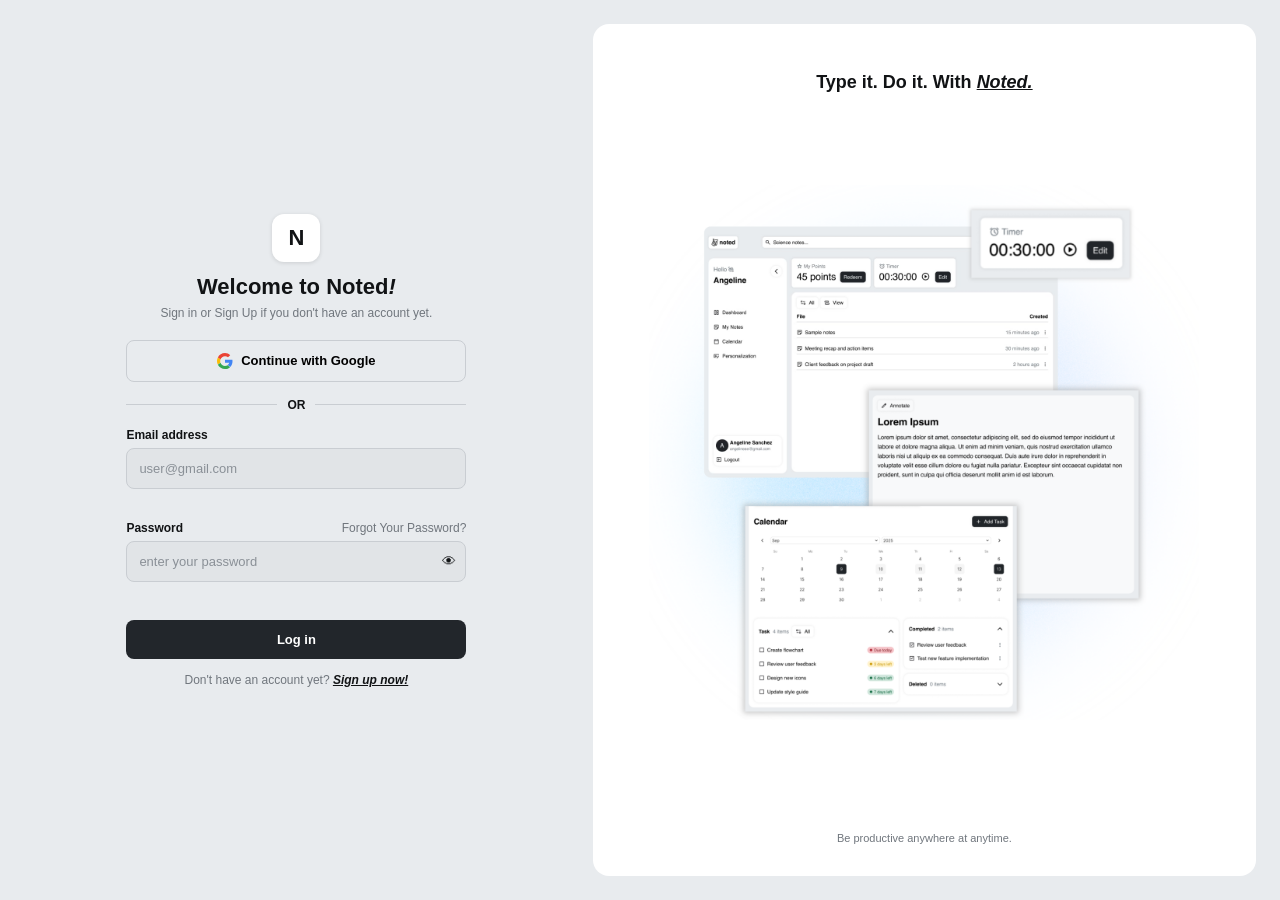
<file: noted-onboarding.html>
<!DOCTYPE html>
<html lang="en">
<head>
<meta charset="UTF-8">
<meta name="viewport" content="width=device-width, initial-scale=1">
<title>Noted! – Onboarding</title>
<style>
  :root {
    --bg: #e8ebee;
    --card: #ffffff;
    --field: #e1e4e7;
    --line: #c9cdd2;
    --ink: #111315;
    --muted: #70767d;
    --dark: #22262b;
    --accent: #3b2a00;
  }
  * { box-sizing: border-box; margin: 0; padding: 0; }
  body {
    font-family: "Helvetica Neue", Helvetica, Arial, sans-serif;
    background: var(--bg);
    color: var(--ink);
    min-height: 100vh;
  }
  button, input { font: inherit; }
  button:focus-visible, input:focus-visible { outline: 2px solid var(--ink); outline-offset: 2px; }
  .screen { display: none; min-height: 100vh; }
  .screen.active { display: flex; }

  /* ---------- Auth screens ---------- */
  .auth { gap: 24px; padding: 24px; }
  .auth-form { flex: 1; display: flex; align-items: center; justify-content: center; }
  .form-box { width: 100%; max-width: 340px; text-align: center; }
  .logo {
    width: 48px; height: 48px; margin: 0 auto 12px; border-radius: 12px;
    background: var(--card); display: grid; place-items: center;
    font-weight: 700; font-size: 22px; box-shadow: 0 1px 4px rgba(0,0,0,.12);
  }
  h1 { font-size: 22px; font-weight: 700; }
  h1 i, h2 i { font-style: italic; }
  .sub { font-size: 12px; color: var(--muted); margin: 6px 0 20px; }
  .btn-google {
    width: 100%; padding: 12px; border-radius: 8px; border: 1px solid var(--line);
    background: var(--bg); font-weight: 600; font-size: 13px; cursor: pointer;
    display: flex; align-items: center; justify-content: center; gap: 8px;
  }
  .or {
    display: flex; align-items: center; gap: 10px; margin: 16px 0;
    font-size: 12px; font-weight: 600;
  }
  .or::before, .or::after { content: ""; flex: 1; height: 1px; background: var(--line); }
  .field { text-align: left; margin-bottom: 14px; }
  .field .row { display: flex; justify-content: space-between; align-items: baseline; margin-bottom: 6px; }
  .field label { font-size: 12px; font-weight: 700; }
  .field .req { color: #c0392b; }
  .field a { font-size: 12px; color: var(--muted); text-decoration: none; }
  .input-wrap { position: relative; }
  .input-wrap input {
    width: 100%; padding: 12px; border-radius: 8px; border: 1px solid var(--line);
    background: var(--field); font-size: 13px; color: var(--ink);
  }
  .input-wrap input::placeholder { color: #8a9097; }
  .eye {
    position: absolute; right: 10px; top: 50%; transform: translateY(-50%);
    background: none; border: 0; cursor: pointer; font-size: 14px; color: var(--ink);
  }
  .btn-primary {
    width: 100%; padding: 12px; margin-top: 6px; border: 0; border-radius: 8px;
    background: var(--dark); color: #fff; font-weight: 600; font-size: 13px; cursor: pointer;
  }
  .switch { margin-top: 14px; font-size: 12px; color: var(--muted); }
  .switch a { color: var(--ink); font-weight: 700; text-decoration: underline; cursor: pointer; }
  .error { color: #c0392b; font-size: 11px; margin-top: 4px; min-height: 14px; text-align: left; }

  .promo {
    flex: 1.1; background: var(--card); border-radius: 16px; padding: 32px;
    display: flex; flex-direction: column; align-items: center; justify-content: space-between;
  }
  .promo h2 { font-size: 18px; font-weight: 700; margin-top: 16px; }
  .promo-illustration { position: relative; width: 100%; max-width: 500px; height: 280px; }
  .promo-illustration div { position: absolute; background: #f4f6f8; border: 4px solid #e4e7ea; border-radius: 8px; }
  .m-app { left: 0; top: 30px; width: 60%; height: 170px; }
  .m-timer { right: 0; top: 0; width: 34%; height: 44px; background: #fff !important; }
  .m-note { right: 0; top: 70px; width: 50%; height: 120px; background: #fff !important; }
  .m-cal { left: 4%; bottom: 0; width: 58%; height: 100px; background: #fff !important; }
  .promo p { font-size: 11px; color: var(--muted); }

  /* ---------- Onboarding ---------- */
  .onboard { flex-direction: column; align-items: center; padding: 56px 24px; text-align: center; }
  .onboard h1 { font-size: 20px; }
  .onboard .sub { max-width: 260px; margin: 8px auto 14px; }
  .progress { display: flex; gap: 10px; justify-content: center; margin-bottom: 20px; }
  .progress span { width: 36px; height: 3px; border-radius: 2px; background: #c3c8cd; }
  .progress span.on { background: #5b6168; }
  .divider { width: 100%; max-width: 480px; height: 1px; background: var(--line); margin-bottom: 36px; }
  .btn-next {
    padding: 8px 18px; border-radius: 8px; border: 1px solid var(--line);
    background: var(--bg); font-size: 11px; font-weight: 600; cursor: pointer; margin-top: 28px;
  }
  .btn-next:hover { background: #dde1e5; }

  .avatar {
    width: 64px; height: 64px; border-radius: 50%; background: var(--accent); color: #fff;
    font-size: 32px; display: grid; place-items: center; margin: 0 auto 6px;
  }
  .change { font-size: 11px; color: var(--muted); background: none; border: 0; cursor: pointer; margin-bottom: 24px; }
  .name-row { display: flex; gap: 40px; justify-content: center; }
  .name-row label { display: block; font-size: 11px; color: var(--muted); text-align: left; margin-bottom: 4px; }
  .name-row input {
    width: 120px; border: 0; background: transparent; font-size: 12px;
    border-bottom: 1px solid transparent; padding: 2px 0;
  }
  .name-row input:focus { border-bottom-color: var(--ink); outline: none; }

  .options { display: flex; gap: 12px; justify-content: center; flex-wrap: wrap; }
  .option {
    width: 98px; height: 92px; border-radius: 8px; border: 1px solid var(--line);
    background: var(--field); color: var(--muted); font-size: 11px; font-weight: 700;
    cursor: pointer; display: flex; flex-direction: column; align-items: center; justify-content: center; gap: 8px;
  }
  .option .ico { font-size: 20px; }
  .option.selected { border: 1.5px solid #5b6168; color: var(--ink); }

  .welcome-card {
    background: #f7f9fb; border-radius: 10px; padding: 16px 20px; text-align: left;
    width: 300px; box-shadow: 0 2px 10px rgba(0,0,0,.15);
  }
  .welcome-card .tag { display: inline-block; font-size: 8px; padding: 3px 6px; border-radius: 4px; background: #fff; border: 1px solid var(--line); margin-bottom: 8px; }
  .welcome-card h2 { font-size: 16px; margin-bottom: 8px; }
  .welcome-card p { font-size: 9px; line-height: 1.5; }

  @media (max-width: 860px) {
    .promo { display: none; }
    .auth { padding: 16px; }
  }
</style>
</head>
<body>

<!-- LOG IN / SIGN UP -->
<section class="screen auth active" id="auth">
  <div class="auth-form">
    <div class="form-box">
      <div class="logo">N</div>
      <h1>Welcome to Noted<i>!</i></h1>
      <p class="sub">Sign in or Sign Up if you don't have an account yet.</p>

      <button class="btn-google" type="button">
        <svg width="16" height="16" viewBox="0 0 48 48"><path fill="#EA4335" d="M24 9.5c3.5 0 6.6 1.2 9 3.6l6.7-6.7C35.6 2.4 30.2 0 24 0 14.6 0 6.5 5.4 2.6 13.2l7.8 6.1C12.3 13.6 17.7 9.5 24 9.5z"/><path fill="#4285F4" d="M46.5 24.5c0-1.6-.1-3.1-.4-4.5H24v9h12.7c-.6 3-2.3 5.5-4.8 7.2l7.5 5.8c4.4-4.1 7.1-10.1 7.1-17.5z"/><path fill="#FBBC05" d="M10.4 28.7c-.5-1.4-.8-3-.8-4.7s.3-3.2.8-4.7l-7.8-6.1C.9 16.4 0 20.1 0 24s.9 7.6 2.6 10.8l7.8-6.1z"/><path fill="#34A853" d="M24 48c6.2 0 11.4-2 15.2-5.600l-7.500-5.800c-2 1.400-4.700 2.300-7.700 2.300-6.300 0-11.700-4.100-13.600-9.800l-7.800 6.100C6.500 42.600 14.600 48 24 48z"/></svg>
        Continue with Google
      </button>
      <div class="or">OR</div>

      <form id="authForm" novalidate>
        <div class="field">
          <div class="row"><label for="email">Email address <span class="req signup-only" hidden>*</span></label></div>
          <div class="input-wrap"><input id="email" type="email" placeholder="user@gmail.com" autocomplete="email"></div>
          <div class="error" id="emailErr"></div>
        </div>

        <div class="field">
          <div class="row">
            <label for="pw">Password <span class="req signup-only" hidden>*</span></label>
            <a href="#" class="login-only">Forgot Your Password?</a>
          </div>
          <div class="input-wrap">
            <input id="pw" type="password" placeholder="enter your password" autocomplete="current-password">
            <button type="button" class="eye" data-target="pw" aria-label="Show password">👁</button>
          </div>
          <div class="error" id="pwErr"></div>
        </div>

        <div class="field signup-only" hidden>
          <div class="row"><label for="pw2">Confirm Password <span class="req">*</span></label></div>
          <div class="input-wrap">
            <input id="pw2" type="password" placeholder="enter your password again" autocomplete="new-password">
            <button type="button" class="eye" data-target="pw2" aria-label="Show password">👁</button>
          </div>
          <div class="error" id="pw2Err"></div>
        </div>

        <button class="btn-primary" type="submit" id="authSubmit">Log in</button>
      </form>

      <p class="switch" id="switchText"></p>
    </div>
  </div>

  <aside class="promo">
    <h2>Type it. Do it. With <i><u>Noted.</u></i></h2>
	  <img src="notedob.png" alt="Noted app preview" style="max-width:550px; width:100%;">
    <p>Be productive anywhere at anytime.</p>
  </aside>
</section>

<!-- ONBOARDING STEP 1 -->
<section class="screen onboard" id="step1">
  <h1>Welcome to Noted<i>!</i></h1>
  <p class="sub">We'd like to get to know you through your profile! Create one to personalize how you'll appear to collaborators.</p>
  <div class="progress"><span class="on"></span><span></span><span></span></div>
  <div class="divider"></div>
  <div class="avatar" id="avatar">A</div>
  <button class="change" type="button">Change</button>
  <div class="name-row">
    <div><label for="first">First Name</label><input id="first" value="Angeline"></div>
    <div><label for="last">Last Name</label><input id="last" value="Sanchez"></div>
  </div>
  <button class="btn-next" data-go="step2">Next ›</button>
</section>

<!-- ONBOARDING STEP 2 -->
<section class="screen onboard" id="step2">
  <h1>How are you planning to use Noted?</h1>
  <p class="sub">We'll fit the experience to your needs. Don't worry, you can change it later.</p>
  <div class="progress"><span></span><span class="on"></span><span></span></div>
  <div class="divider"></div>
  <div class="options" id="options">
    <button class="option selected" type="button" data-value="personal"><span class="ico">👤</span>Personal</button>
    <button class="option" type="button" data-value="student"><span class="ico">🎓</span>Student</button>
    <button class="option" type="button" data-value="work"><span class="ico">💼</span>Work</button>
  </div>
  <button class="btn-next" data-go="step3">Next ›</button>
</section>

<!-- ONBOARDING STEP 3 -->
<section class="screen onboard" id="step3">
  <h1>You're all set<i>!</i></h1>
  <p class="sub">Your account is successfully set up. You can now use Noted to your liking!</p>
  <div class="progress"><span></span><span></span><span class="on"></span></div>
  <div class="divider"></div>
  <div class="welcome-card">
    <span class="tag">✎ Annotate</span>
    <h2>Are you ready to <i>write</i>?</h2>
    <p>Embark on a journey to productivity with Noted - where <b><u>all you need is at one place</u></b>.</p>
  </div>
  <button class="btn-next" id="done">Done</button>
</section>

<script>
  const state = { mode: "login", usage: "personal" };
  const $ = (s, r = document) => r.querySelector(s);
  const $$ = (s, r = document) => [...r.querySelectorAll(s)];

  function show(id) {
    $$(".screen").forEach(s => s.classList.toggle("active", s.id === id));
    window.scrollTo(0, 0);
  }

  /* ----- Log in / Sign up toggle ----- */
  function setMode(mode) {
    state.mode = mode;
    const signup = mode === "signup";
    $$(".signup-only").forEach(el => el.hidden = !signup);
    $$(".login-only").forEach(el => el.hidden = signup);
    $("#authSubmit").textContent = signup ? "Sign up" : "Log in";
    $("#switchText").innerHTML = signup
      ? 'Already have an account? <a data-mode="login">Log in</a>'
      : "Don't have an account yet? <a data-mode=\"signup\"><i>Sign up now!</i></a>";
    $$(".error").forEach(e => e.textContent = "");
  }
  $("#switchText").addEventListener("click", e => {
    const a = e.target.closest("a[data-mode]");
    if (a) setMode(a.dataset.mode);
  });
  setMode("login");

  /* ----- Show / hide password ----- */
  $$(".eye").forEach(btn => btn.addEventListener("click", () => {
    const input = document.getElementById(btn.dataset.target);
    input.type = input.type === "password" ? "text" : "password";
  }));

  /* ----- Validation + submit ----- */
  $("#authForm").addEventListener("submit", e => {
    e.preventDefault();
    const email = $("#email").value.trim();
    const pw = $("#pw").value;
    const pw2 = $("#pw2").value;
    let ok = true;

    $("#emailErr").textContent = /^\S+@\S+\.\S+$/.test(email) ? "" : (ok = false, "Enter a valid email address.");
    $("#pwErr").textContent = pw.length >= 8 ? "" : (ok = false, "Password must be at least 8 characters.");
    $("#pw2Err").textContent = "";
    if (state.mode === "signup" && pw !== pw2) {
      $("#pw2Err").textContent = "Passwords don't match.";
      ok = false;
    }
    if (!ok) return;

    if (state.mode === "signup") {
      const name = email.split("@")[0];
      $("#first").value = name.charAt(0).toUpperCase() + name.slice(1);
      $("#last").value = "";
      updateAvatar();
      show("step1");
    } else {
      alert("Logged in! Send the user to the dashboard here.");
    }
  });

  /* ----- Step 1: avatar follows first name ----- */
  function updateAvatar() {
    const f = $("#first").value.trim();
    $("#avatar").textContent = f ? f[0].toUpperCase() : "?";
  }
  $("#first").addEventListener("input", updateAvatar);

  /* ----- Next buttons ----- */
  $$("[data-go]").forEach(btn => btn.addEventListener("click", () => show(btn.dataset.go)));

  /* ----- Step 2: pick one option ----- */
  $("#options").addEventListener("click", e => {
    const opt = e.target.closest(".option");
    if (!opt) return;
    $$(".option").forEach(o => o.classList.toggle("selected", o === opt));
    state.usage = opt.dataset.value;
  });

  /* ----- Step 3: finish ----- */
  $("#done").addEventListener("click", () => {
    console.log("Onboarding complete:", {
      firstName: $("#first").value,
      lastName: $("#last").value,
      usage: state.usage
    });
    alert("Onboarding complete! Redirect to the dashboard here.");
  });
</script>
</body>
</html>
</file>
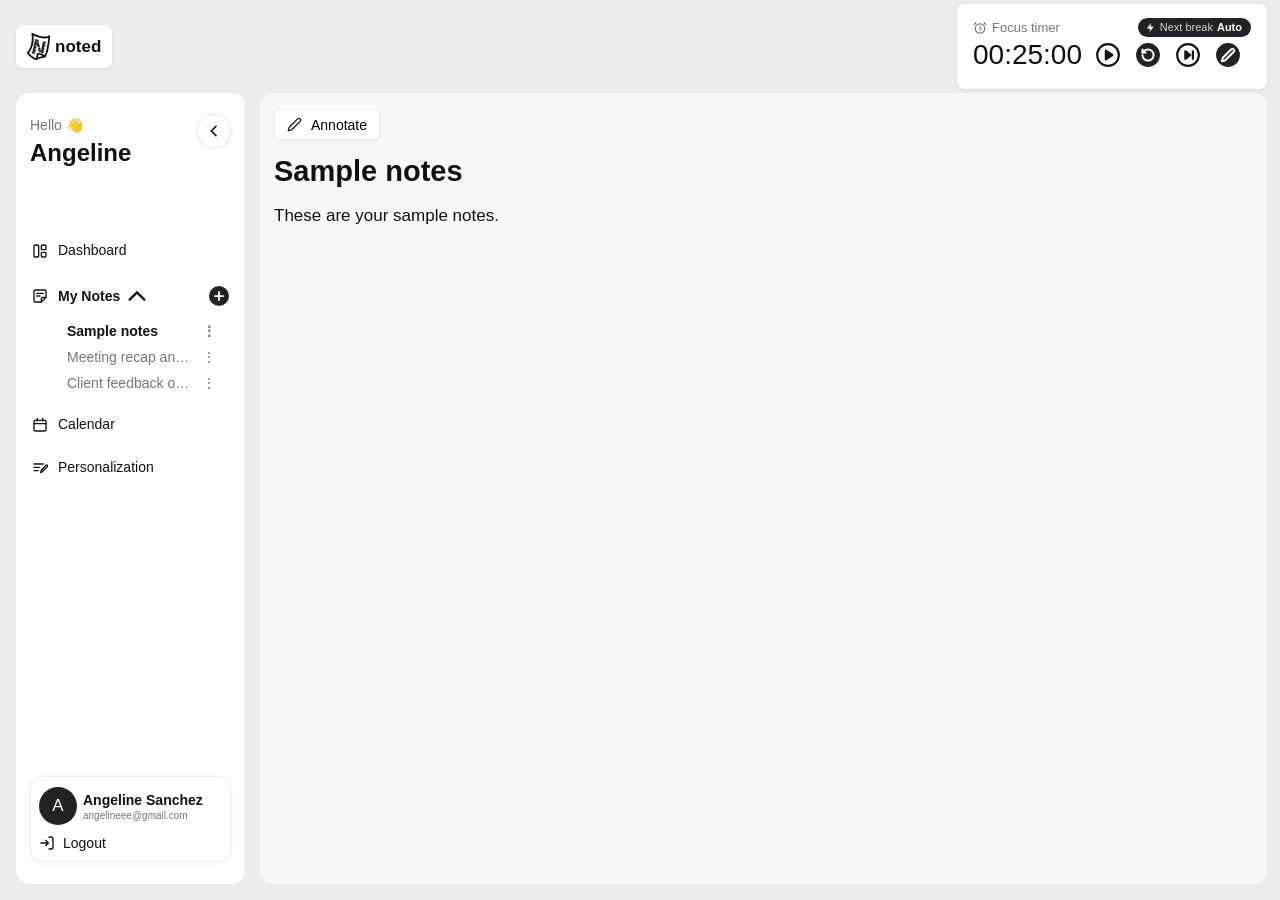
<file: notes.html>
<!DOCTYPE html>
<html lang="en">
<head>
<meta charset="UTF-8">
<meta name="viewport" content="width=device-width, initial-scale=1.0">
<title>My Notes - Noted</title>
<style>
* {
    box-sizing: border-box;
    margin: 0;
    padding: 0;
    font-family: Arial, Helvetica, sans-serif;
}

body {
    background: #e9edf0;
    color: #111;
}

.app {
    min-height: 100vh;
    background: #e9edf0;
    padding: 0 13px 16px 16px;
}

/* ========== TOP AREA ========== */

.topbar {
    height: 93px;
    display: flex;
    align-items: center;
    justify-content: space-between;
}

.top-logo {
    background: white;
    border-radius: 7px;
    padding: 8px 11px;
    font-size: 17px;
    font-weight: bold;
    box-shadow: 0 1px 4px rgba(0,0,0,.08);
    display: flex;
    align-items: center;
    gap: 5px;
}

.top-logo img {
    width: 23px;
    height: 27px;
    object-fit: contain;
    display: block;
}

/* ========== TIMER CARD (same as dashboard) ========== */
.timer-box {
    background: white;
    border-radius: 8px;
    width: 310px;
    height: 85px;
    padding: 14px 16px;
    box-shadow: 0 1px 5px rgba(0,0,0,.08);
}

.timer-title { display: flex; align-items: center; gap: 5px; color: #777; font-size: 13px; margin-bottom: 2px; white-space: nowrap; }
.timer-title svg { width: 14px; height: 14px; fill: none; stroke: #777; stroke-width: 2; stroke-linecap: round; stroke-linejoin: round; }
.timer-row { display: flex; align-items: center; gap: 12px; flex-wrap: nowrap; }
.timer { font-size: 28px; white-space: nowrap; cursor: pointer; flex-shrink: 0; }

.play { width: 28px; min-width: 28px; height: 28px; flex: 0 0 28px; padding: 0; border: none; background: none; color: #111; cursor: pointer; display: flex; align-items: center; justify-content: center; }
.play svg { width: 26px; height: 26px; min-width: 26px; display: block; fill: none; stroke: #111; stroke-width: 2; stroke-linecap: round; stroke-linejoin: round; }
.play.dark svg circle { fill: #202427; stroke: #202427; }
.play.dark svg path { stroke: #fff; }
.play.dark svg path[fill] { fill: #fff; }
.play.dark:hover svg circle { fill: #444; stroke: #444; }
.timer-tools { display: flex; align-items: center; gap: 12px; }

.next { margin-left: auto; display: inline-flex; align-items: center; gap: 4px; font-size: 11px; line-height: 1; font-weight: 700; padding: 4px 9px 4px 7px; border-radius: 999px; white-space: nowrap; }
.next svg { width: 11px; height: 11px; flex-shrink: 0; fill: currentColor; stroke: none; }
.next small { font-size: 11px; font-weight: 400; opacity: .8; }
.next.auto { background: #1f2329; color: #fff; }
.next.manual { background: #eceff4; color: #5b6475; }

/* ========== CONTENT ========== */

.content-area {
    display: flex;
    gap: 15px;
    height: calc(100vh - 109px);
    min-height: 560px;
}

/* ========== SIDEBAR ========== */

.sidebar {
    position: relative;
    width: 229px;
    flex-shrink: 0;
    height: 100%;
    background: white;
    border-radius: 14px;
    padding: 24px 14px 22px;
    display: flex;
    flex-direction: column;
}

.hello {
    color: #777;
    font-size: 14px;
}

.username {
    font-size: 24px;
    font-weight: bold;
    margin-top: 6px;
    margin-bottom: 62px;
}

/* COLLAPSE */
.collapse-button {
    position: absolute;
    top: 21px;
    right: 14px;
    width: 34px;
    height: 34px;
    border-radius: 50%;
    border: 1px solid #eee;
    background: white;
    box-shadow: 0 1px 4px rgba(0,0,0,.08);
    cursor: pointer;
    display: flex;
    align-items: center;
    justify-content: center;
}

.collapse-button svg {
    width: 16px;
    height: 16px;
    fill: none;
    stroke: #111;
    stroke-width: 2.5;
    stroke-linecap: round;
    stroke-linejoin: round;
}

/* MENU */
.menu {
    display: flex;
    flex-direction: column;
    margin-bottom: 14px;
}

.menu-item {
    display: flex;
    align-items: center;
    gap: 10px;
    padding: 13px 2px;
    line-height: 17px;
    color: #111;
    text-decoration: none;
    font-size: 14px;
    cursor: pointer;
}

.menu-item.active {
    font-weight: bold;
}

.menu-icon {
    width: 16px;
    height: 16px;
    flex-shrink: 0;
    fill: none;
    stroke: #111;
    stroke-width: 2;
    stroke-linecap: round;
    stroke-linejoin: round;
}

/* ARROW PAIR (down = closed, up = open) */
.arrow-wrap {
    margin-left: -4px;
    width: 22px;
    height: 22px;
    flex-shrink: 0;
    display: flex;
}

.arrow {
    width: 22px;
    height: 22px;
    fill: none;
    stroke: #111;
    stroke-width: 2.6;
    stroke-linecap: round;
    stroke-linejoin: round;
}

.arrow-up {
    display: none;
}

.arrow-wrap.open .arrow-down {
    display: none;
}

.arrow-wrap.open .arrow-up {
    display: block;
}

/* PLUS BUTTON */
.add-button {
    margin-left: auto;
    flex: 0 0 20px;
    width: 20px;
    height: 20px;
    padding: 0;
    border: none;
    border-radius: 50%;
    background: #202427;
    cursor: pointer;
    display: flex;
    align-items: center;
    justify-content: center;
}

.add-button svg {
    width: 14px;
    height: 14px;
    fill: none;
    stroke: white;
    stroke-width: 3;
    stroke-linecap: round;
}

/* NOTE LIST */
.note-list {
    display: none;
    margin: -2px 5px 7px 37px;
    max-height: 120px;
    overflow-y: auto;
    padding-right: 6px;
}

.note-list.open {
    display: block;
}

/* thin scrollbar */
.note-list::-webkit-scrollbar {
    width: 4px;
}

.note-list::-webkit-scrollbar-thumb {
    background: #ccc;
    border-radius: 4px;
}

.note-item {
    display: flex;
    justify-content: space-between;
    gap: 5px;
    padding: 5px 0;
    line-height: 16px;
    color: #777;
    font-size: 14px;
    cursor: pointer;
}

.note-item span:first-child {
    min-width: 0;
    overflow: hidden;
    white-space: nowrap;
    text-overflow: ellipsis;
}

.note-item.active {
    color: #111;
    font-weight: bold;
}

.dots {
    color: #777;
    padding: 0 4px;
    cursor: pointer;
    border-radius: 4px;
}

.dots:hover {
    background: #dde2e7;
    color: #111;
}

/* HOVER EFFECTS (no layout changes) */
.menu-item,
.note-item {
    transition: background .15s, box-shadow .15s;
}

.menu-item:hover {
    background: #eef1f4;
    box-shadow: -8px 0 0 #eef1f4, 8px 0 0 #eef1f4;
}

.note-item:hover {
    background: #eef1f4;
    color: #111;
    box-shadow: -6px 0 0 #eef1f4, 6px 0 0 #eef1f4;
}

.collapse-button:hover {
    background: #eef1f4;
}

/* COLLAPSED SIDEBAR */
.sidebar { overflow: hidden; transition: width .2s ease; }
.collapse-button svg { transition: transform .2s ease; }
.sidebar.collapsed { width: 72px; padding-left: 10px; padding-right: 10px; }
.sidebar.collapsed .hello, .sidebar.collapsed .username { display: none; }
.sidebar.collapsed .collapse-button { right: auto; left: 50%; transform: translateX(-50%); }
.sidebar.collapsed .collapse-button svg { transform: rotate(180deg); }
.sidebar.collapsed .menu { margin-top: 62px; }
.sidebar.collapsed .menu-item { font-size: 0; gap: 0; justify-content: center; }
.sidebar.collapsed .menu-item span,
.sidebar.collapsed .arrow-wrap,
.sidebar.collapsed .add-button,
.sidebar.collapsed .note-list { display: none !important; }
.sidebar.collapsed .profile { padding: 10px 4px; }
.sidebar.collapsed .profile-top { justify-content: center; }
.sidebar.collapsed .profile-top > div:last-child { display: none; }
.sidebar.collapsed .logout { font-size: 0; gap: 0; justify-content: center; }

/* PROFILE */
.profile {
    margin-top: auto;
    flex-shrink: 0;
    border: 1px solid #eee;
    border-radius: 12px;
    padding: 10px 8px;
    box-shadow: 0 1px 5px rgba(0,0,0,.05);
}

.profile-top {
    display: flex;
    align-items: center;
    gap: 6px;
}

.avatar {
    width: 38px;
    height: 38px;
    border-radius: 50%;
    background: #202427;
    color: white;
    font-size: 17px;
    display: flex;
    align-items: center;
    justify-content: center;
    flex-shrink: 0;
}

.profile-name {
    font-size: 14px;
    font-weight: bold;
}

.email {
    font-size: 10px;
    color: #777;
    margin-top: 2px;
}

.logout {
    display: flex;
    align-items: center;
    gap: 8px;
    font-size: 14px;
    margin-top: 10px;
    cursor: pointer;
}

.logout svg {
    width: 16px;
    height: 16px;
    fill: none;
    stroke: #111;
    stroke-width: 2;
    stroke-linecap: round;
    stroke-linejoin: round;
}

.logout:hover {
    opacity: .6;
}

/* ========== MAIN NOTE ========== */

.main {
    flex: 1;
    min-width: 0;
}

.note-content {
    background: #f7f8fa;
    border-radius: 13px;
    height: 100%;
    padding: 16px 14px;
    overflow: auto;
}

.note-actions {
    display: flex;
    gap: 8px;
    margin-bottom: 15px;
}

.annotate {
    display: inline-flex;
    align-items: center;
    gap: 9px;
    height: 31px;
    background: white;
    border: 1px solid #f0f0f0;
    border-radius: 6px;
    box-shadow: 0 1px 3px rgba(0,0,0,.08);
    padding: 0 12px;
    cursor: pointer;
    font-size: 14px;
}

.annotate:hover {
    background: #eef1f4;
}

.annotate svg {
    width: 15px;
    height: 15px;
    fill: none;
    stroke: #111;
    stroke-width: 2;
    stroke-linecap: round;
    stroke-linejoin: round;
}

.note-title {
    font-size: 29px;
    line-height: 33px;
    margin-bottom: 14px;
}

.note-text {
    font-size: 17px;
    line-height: 1.6;
    white-space: pre-wrap;
}

/* CREATE / EDIT NOTE */
.new-note {
    display: none;
}

.new-note input {
    width: 100%;
    padding: 12px;
    border: 1px solid #ddd;
    border-radius: 6px;
    margin-bottom: 10px;
    font-size: 16px;
}

.new-note textarea {
    width: 100%;
    height: 250px;
    padding: 12px;
    border: 1px solid #ddd;
    border-radius: 6px;
    resize: none;
    font-size: 14px;
    margin-bottom: 10px;
}

.form-actions {
    display: flex;
    gap: 8px;
}

.save-button {
    background: #202427;
    color: white;
    border: none;
    border-radius: 6px;
    padding: 10px 18px;
    cursor: pointer;
}

.cancel-button {
    background: white;
    color: #111;
    border: 1px solid #ddd;
    border-radius: 6px;
    padding: 10px 18px;
    cursor: pointer;
}

/* ========== ANNOTATIONS ========== */

.highlight {
    background: #fff3a3;
    border-radius: 3px;
    padding: 1px 0;
    cursor: pointer;
}

.highlight:hover {
    background: #ffe96b;
}

.highlight.has-comment {
    border-bottom: 2px solid #f0c000;
}

.annotate-quote {
    background: #fff3a3;
    border-radius: 4px;
    padding: 6px 8px;
    font-size: 12px;
    line-height: 1.4;
    color: #111;
    margin-bottom: 10px;
    max-height: 70px;
    overflow: auto;
    word-wrap: break-word;
}

.annotate-input {
    width: 100%;
    height: 80px;
    padding: 8px;
    border: 1px solid #ddd;
    border-radius: 6px;
    resize: none;
    font-size: 12px;
    margin-bottom: 14px;
}

.selection-bubble {
    display: none;
    position: fixed;
    align-items: center;
    gap: 6px;
    height: 32px;
    padding: 0 12px;
    background: #202427;
    color: white;
    border: none;
    border-radius: 16px;
    font-size: 13px;
    box-shadow: 0 4px 14px rgba(0,0,0,.3);
    cursor: pointer;
    z-index: 600;
}

.selection-bubble.show {
    display: flex;
}

.selection-bubble svg {
    width: 14px;
    height: 14px;
    fill: none;
    stroke: white;
    stroke-width: 2;
    stroke-linecap: round;
    stroke-linejoin: round;
}

.toast {
    position: fixed;
    left: 50%;
    bottom: 28px;
    transform: translateX(-50%);
    background: #202427;
    color: white;
    font-size: 14px;
    padding: 10px 16px;
    border-radius: 8px;
    box-shadow: 0 4px 16px rgba(0,0,0,.25);
    opacity: 0;
    pointer-events: none;
    transition: opacity .2s;
    z-index: 2000;
}

.toast.show {
    opacity: 1;
}

.remove-annotation-button {
    background: white;
    border: 1px solid #f0c4c4;
    color: #c62828;
}

.annotate-close {
    position: absolute;
    top: 12px;
    right: 12px;
    width: 28px;
    height: 28px;
    border: 1px solid #ddd;
    border-radius: 50%;
    background: #fafafa;
    color: #777;
    font-size: 17px;
    line-height: 1;
    cursor: pointer;
}

.annotate-close:hover {
    background: #eef1f4;
    color: #111;
}

.annotate-comment-view {
    font-size: 13px;
    line-height: 1.5;
    color: #111;
    background: white;
    border: 1px solid #ddd;
    border-radius: 6px;
    padding: 10px;
    min-height: 60px;
    margin-bottom: 14px;
    max-height: 120px;
    overflow: auto;
    white-space: pre-wrap;
    word-wrap: break-word;
}

.annotate-comment-view.empty {
    color: #999;
}

/* ========== THREE DOTS MENU ========== */

.dots-menu {
    display: none;
    position: fixed;
    min-width: 130px;
    background: white;
    border: 1px solid #eee;
    border-radius: 8px;
    box-shadow: 0 4px 16px rgba(0,0,0,.15);
    padding: 4px;
    z-index: 500;
}

.dots-menu.open {
    display: block;
}

.dots-menu button {
    display: flex;
    align-items: center;
    gap: 8px;
    width: 100%;
    padding: 8px 10px;
    border: none;
    background: none;
    border-radius: 5px;
    font-size: 14px;
    color: #111;
    text-align: left;
    cursor: pointer;
}

.dots-menu button:hover {
    background: #eef1f4;
}

.dots-menu button.danger {
    color: #c62828;
}

.dots-menu svg {
    width: 15px;
    height: 15px;
    fill: none;
    stroke: currentColor;
    stroke-width: 2;
    stroke-linecap: round;
    stroke-linejoin: round;
}

/* ========== POPUPS (logout + delete) ========== */

.logout-modal,
.delete-modal,
.annotate-modal {
    display: none;
    position: fixed;
    inset: 0;
    background: rgba(0,0,0,.78);
    align-items: center;
    justify-content: center;
    z-index: 999;
}

.logout-box {
    width: 294px;
    background: white;
    border-radius: 13px;
    padding: 18px 12px 12px;
}

.logout-title {
    font-size: 16px;
    font-weight: bold;
    margin-bottom: 22px;
}

.logout-message {
    color: #777;
    font-size: 12px;
    line-height: 1.45;
    margin-bottom: 18px;
    word-wrap: break-word;
}

.logout-message strong {
    color: #111;
}

.logout-actions {
    display: flex;
    gap: 9px;
}

.stay-button,
.confirm-logout-button {
    flex: 1;
    height: 36px;
    border-radius: 5px;
    cursor: pointer;
}

.stay-button {
    background: white;
    border: 1px solid #ddd;
}

.confirm-logout-button {
    background: #202427;
    color: white;
    border: none;
}

.confirm-delete-button {
    background: #c62828;
}

/* ========== TIMER POPUP (same as dashboard) ========== */
.timer-modal { display: none; position: fixed; inset: 0; background: rgba(0,0,0,.45); align-items: center; justify-content: center; padding: 16px; z-index: 1000; }
.tm-modal { --ink: #0f1a33; --muted: #6b7a99; --blue: #0a6cff; --line: #dfe5f0; --tcard: #f9fbff; --dark: #262b33;
    width: min(420px, 100%); max-height: 100%; overflow: auto; background: #fcfdff; color: var(--ink); border-radius: 16px; padding: 20px 20px 18px; position: relative; box-shadow: 0 20px 60px rgba(0,0,0,.35); }
.tm-modal button { font: inherit; color: inherit; cursor: pointer; }
.tm-modal button:focus-visible, .tm-switch input:focus-visible + .tm-track { outline: 3px solid #8fbaff; outline-offset: 2px; }
.tm-title { font-size: 20px; letter-spacing: -.01em; }
.tm-sub { margin-top: 2px; color: var(--muted); font-size: 13px; }
.tm-close { position: absolute; top: 14px; right: 14px; width: 30px; height: 30px; border-radius: 50%; border: 0; background: #e9ecf2; font-size: 18px; line-height: 1; }
.tm-close:hover { background: #dde1ea; }
.tm-dial { width: 112px; height: 112px; border-radius: 50%; border: 4px solid var(--blue); margin: 8px auto 14px; display: flex; flex-direction: column; align-items: center; justify-content: center; }
.tm-dial-time { font-size: 28px; font-weight: 700; letter-spacing: -.02em; font-variant-numeric: tabular-nums; }
.tm-dial-tag { color: var(--muted); font-size: 10px; letter-spacing: .05em; }
.tm-h2 { font-size: 16px; }
.tm-desc { margin: 2px 0 12px; color: var(--muted); font-size: 12px; }
.tm-grid { display: grid; grid-template-columns: 1fr 1fr; gap: 10px; }
.tm-card { background: var(--tcard); border: 1px solid var(--line); border-radius: 10px; padding: 10px 12px; }
.tm-label { color: var(--muted); font-size: 11px; margin-bottom: 8px; }
.tm-stepper { display: flex; align-items: center; justify-content: space-between; gap: 4px; }
.tm-btn { width: 30px; height: 30px; border-radius: 8px; background: #fff; border: 1px solid var(--line); font-size: 16px; line-height: 1; }
.tm-btn:hover:not(:disabled) { background: #eef3ff; }
.tm-btn:disabled { opacity: .35; cursor: not-allowed; }
.tm-val { font-size: 16px; min-width: 24px; text-align: center; font-variant-numeric: tabular-nums; }
.tm-unit { color: var(--muted); font-size: 11px; }
.tm-toggle { display: flex; align-items: center; gap: 10px; }
.tm-toggle-text { flex: 1; }
.tm-name { font-weight: 600; font-size: 12px; }
.tm-hint { color: var(--muted); font-size: 10px; margin-top: 3px; line-height: 1.4; }
.tm-switch { position: relative; width: 38px; height: 22px; flex: none; }
.tm-switch input { position: absolute; inset: 0; opacity: 0; margin: 0; cursor: pointer; z-index: 1; }
.tm-track { position: absolute; inset: 0; border-radius: 11px; background: #cfd6e4; transition: background .2s; }
.tm-track::after { content: ""; position: absolute; top: 3px; left: 3px; width: 16px; height: 16px; border-radius: 50%; background: #fff; transition: transform .2s; box-shadow: 0 1px 3px rgba(0,0,0,.25); }
.tm-switch input:checked + .tm-track { background: var(--blue); }
.tm-switch input:checked + .tm-track::after { transform: translateX(16px); }
.tm-actions { display: grid; grid-template-columns: 1fr 1fr; gap: 10px; margin-top: 16px; }
.tm-actions button { height: 38px; border-radius: 8px; font-size: 14px; }
.tm-cancel { background: #fff; border: 1px solid var(--line); }
.tm-cancel:hover { background: #f1f4fa; }
.tm-save { background: var(--dark); color: #fff !important; border: 0; }
.tm-save:hover { background: #151a21; }

@media (max-width: 600px) {
    .tm-grid { grid-template-columns: 1fr; }
    .tm-modal { padding: 18px 16px; }
    .tm-title { padding-right: 40px; }
}
</style>
</head>

<body>

<div class="app">

    <!-- TOP AREA -->
    <div class="topbar">

        <div class="top-logo">
            <img src="noted-logo-icon.png" alt="Noted logo">
            <span>noted</span>
        </div>

        <div class="timer-box">
            <div class="timer-title">
                <svg viewBox="0 0 24 24">
                    <circle cx="12" cy="13" r="8"/>
                    <path d="M12 9v4l2 2M5 3L2 6M22 6l-3-3"/>
                </svg>
                <span id="timerLabel">Focus timer</span>
                <span class="next" id="tNext"></span>
            </div>
            <div class="timer-row">
                <div class="timer" id="timerDisplay" onclick="openTimerModal()">00:25:00</div>

                <button class="play" id="playButton" onclick="startTimer()" aria-label="Start">
                    <svg viewBox="0 0 24 24">
                        <circle cx="12" cy="12" r="10"/>
                        <path d="M10 8l6 4-6 4z" fill="currentColor"/>
                    </svg>
                </button>

                <div class="timer-tools">
                    <button class="play dark" id="resetBtn" type="button" title="Reset" aria-label="Reset"><svg viewBox="0 0 24 24"><circle cx="12" cy="12" r="10"/><g transform="translate(5.2 5.2) scale(.57)" stroke-width="3.2"><path d="M3 12a9 9 0 1 0 9-9 9.75 9.75 0 0 0-6.74 2.74L3 8"/><path d="M3 3v5h5"/></g></svg></button>
                    <button class="play" id="skipBtn" type="button" title="Skip" aria-label="Skip"><svg viewBox="0 0 24 24"><circle cx="12" cy="12" r="10"/><path d="M9.5 8.5l4.5 3.5-4.5 3.5z" fill="currentColor"/><path d="M16.5 8.5v7"/></svg></button>
                    <button class="play dark" id="editBtn" type="button" title="Edit" aria-label="Edit" onclick="openTimerModal()"><svg viewBox="0 0 24 24"><circle cx="12" cy="12" r="10"/><g transform="translate(5.2 5.2) scale(.57)" stroke-width="3.2"><path d="M17 3a2.85 2.83 0 1 1 4 4L7.5 20.5 2 22l1.5-5.5Z"/></g></svg></button>
                </div>
            </div>
        </div>

    </div>


    <div class="content-area">

        <!-- SIDEBAR -->
        <aside class="sidebar" id="sidebar">

            <div class="hello">Hello 👋</div>
            <div class="username" id="usernameText">Angeline</div>

            <button class="collapse-button" id="collapseBtn" type="button" title="Collapse sidebar" aria-label="Collapse sidebar" onclick="toggleSidebar()">
                <svg viewBox="0 0 24 24"><path d="M15 5l-7 7 7 7"/></svg>
            </button>

            <nav class="menu">

                <!-- Dashboard -->
                <a href="index.html" class="menu-item">
                    <svg class="menu-icon" viewBox="0 0 24 24">
                        <rect x="3" y="3" width="7" height="18" rx="1.5"/>
                        <rect x="14" y="3" width="7" height="7" rx="1.5"/>
                        <rect x="14" y="14" width="7" height="7" rx="1.5"/>
                    </svg>
                    Dashboard
                </a>

                <!-- My Notes -->
                <div class="menu-item notes-toggle active" onclick="toggleNotes()">
                    <svg class="menu-icon" viewBox="0 0 24 24">
                        <path d="M5 3h14a2 2 0 0 1 2 2v9l-7 7H5a2 2 0 0 1-2-2V5a2 2 0 0 1 2-2z"/>
                        <path d="M14 21v-5a2 2 0 0 1 2-2h5"/>
                        <path d="M7 8h10M7 12h5"/>
                    </svg>
                    <span>My Notes</span>

                    <!-- DOWN / UP ARROW PAIR -->
                    <span class="arrow-wrap open" id="notesArrow">
                        <svg class="arrow arrow-down" viewBox="0 0 24 24">
                            <path d="M4 8l8 8 8-8"/>
                        </svg>
                        <svg class="arrow arrow-up" viewBox="0 0 24 24">
                            <path d="M4 16l8-8 8 8"/>
                        </svg>
                    </span>

                    <button
                        type="button"
                        class="add-button"
                        onclick="event.stopPropagation(); showNewNote()"
                        aria-label="Create a new note">
                        <svg viewBox="0 0 24 24">
                            <path d="M12 5v14M5 12h14"/>
                        </svg>
                    </button>
                </div>

                <!-- NOTE LIST (filled in by JavaScript) -->
                <div class="note-list open" id="noteList"></div>

                <!-- Calendar -->
                <div class="menu-item">
                    <svg class="menu-icon" viewBox="0 0 24 24">
                        <rect x="3" y="5" width="18" height="16" rx="2"/>
                        <path d="M8 2v4M16 2v4M3 10h18"/>
                    </svg>
                    Calendar
                </div>

                <!-- Personalization -->
                <div class="menu-item">
                    <svg class="menu-icon" viewBox="0 0 24 24">
                        <path d="M3 6h14M3 11h8M3 16h6"/>
                        <path d="M13 19l1-4 7-7a1.4 1.4 0 0 1 2 2l-7 7-3 2z"/>
                    </svg>
                    Personalization
                </div>

            </nav>


            <!-- PROFILE -->
            <div class="profile">

                <div class="profile-top">
                    <div class="avatar" id="avatarText">A</div>
                    <div>
                        <div class="profile-name" id="profileName">Angeline Sanchez</div>
                        <div class="email" id="profileEmail">angelineee@gmail.com</div>
                    </div>
                </div>

                <div class="logout" onclick="openLogoutModal()">
                    <svg viewBox="0 0 24 24">
                        <path d="M15 3h3a3 3 0 0 1 3 3v12a3 3 0 0 1-3 3h-3"/>
                        <path d="M3 12h11M10 8l4 4-4 4"/>
                    </svg>
                    Logout
                </div>

            </div>

        </aside>


        <!-- MAIN NOTE -->
        <main class="main">

            <div class="note-content">

                <!-- NORMAL NOTE -->
                <div id="normalNote">

                    <div class="note-actions" id="noteActions">

                        <button class="annotate" onmousedown="event.preventDefault()" onclick="annotateSelection()">
                            <svg viewBox="0 0 24 24">
                                <path d="M17 3a2.8 2.8 0 0 1 4 4L7.5 20.5 2 22l1.5-5.5z"/>
                            </svg>
                            Annotate
                        </button>

                    </div>

                    <h1 class="note-title" id="noteTitle"></h1>

                    <p class="note-text" id="noteText"></p>

                </div>


                <!-- CREATE / EDIT NOTE -->
                <div class="new-note" id="newNote">

                    <h1 class="note-title" id="formHeading">Create New Note</h1>

                    <input type="text" id="newTitle" placeholder="Note title">

                    <textarea id="newText" placeholder="Write your note here..."></textarea>

                    <div class="form-actions">
                        <button class="save-button" id="saveButton" onclick="saveNote()">Save Note</button>
                        <button class="cancel-button" onclick="cancelForm()">Cancel</button>
                    </div>

                </div>

            </div>

        </main>

    </div>

</div>


<button type="button" class="selection-bubble" id="selectionBubble"
        onmousedown="event.preventDefault()" onclick="annotateSelection()">
    <svg viewBox="0 0 24 24"><path d="M17 3a2.8 2.8 0 0 1 4 4L7.5 20.5 2 22l1.5-5.5z"/></svg>
    Annotate
</button>

<div class="toast" id="toast"></div>

<!-- THREE DOTS MENU -->
<div class="dots-menu" id="dotsMenu">
    <button type="button" onclick="menuEdit()">
        <svg viewBox="0 0 24 24">
            <path d="M12 20h9"/>
            <path d="M16.5 3.5a2.1 2.1 0 0 1 3 3L7 19l-4 1 1-4z"/>
        </svg>
        Edit
    </button>
    <button type="button" class="danger" onclick="menuDelete()">
        <svg viewBox="0 0 24 24">
            <path d="M3 6h18M8 6V4h8v2M6 6l1 14h10l1-14M10 11v5M14 11v5"/>
        </svg>
        Delete
    </button>
</div>


<!-- LOGOUT POPUP -->
<div class="logout-modal" id="logoutModal">

    <div class="logout-box">

        <div class="logout-title">Logout?</div>

        <div class="logout-message">You'll be signed out of this account.</div>

        <div class="logout-actions">
            <button class="stay-button" onclick="closeLogoutModal()">Stay signed in</button>
            <button class="confirm-logout-button" onclick="confirmLogout()">Log out</button>
        </div>

    </div>

</div>


<!-- ANNOTATE POPUP -->
<div class="annotate-modal" id="annotateModal">

    <div class="logout-box" style="width: 330px; position: relative;">

        <button type="button" class="annotate-close" onclick="closeAnnotateModal()" aria-label="Close">×</button>

        <div class="logout-title" id="annotateTitle">Annotate</div>

        <div class="annotate-quote" id="annotateQuote"></div>

        <div class="annotate-comment-view" id="annotateView"></div>

        <textarea class="annotate-input" id="annotateComment" placeholder="Add a comment (optional)"></textarea>

        <!-- viewing an existing annotation -->
        <div class="logout-actions" id="annotateViewActions">
            <button class="stay-button remove-annotation-button" onclick="removeAnnotation()">Remove</button>
            <button class="confirm-logout-button" onclick="startAnnotateEdit()">Edit</button>
        </div>

        <!-- writing or editing -->
        <div class="logout-actions" id="annotateEditActions">
            <button class="stay-button" onclick="cancelAnnotateEdit()">Cancel</button>
            <button class="confirm-logout-button" onclick="saveAnnotation()">Save</button>
        </div>

    </div>

</div>


<!-- DELETE NOTE POPUP -->
<div class="delete-modal" id="deleteModal">

    <div class="logout-box">

        <div class="logout-title">Delete note?</div>

        <div class="logout-message" id="deleteMessage"></div>

        <div class="logout-actions">
            <button class="stay-button" onclick="closeDeleteModal()">Cancel</button>
            <button class="confirm-logout-button confirm-delete-button" onclick="confirmDelete()">Delete</button>
        </div>

    </div>

</div>


<!-- TIMER POPUP -->
<div class="timer-modal" id="timerModal">
    <div class="tm-modal" role="dialog" aria-modal="true" aria-labelledby="tmTitle">
        <button class="tm-close" onclick="closeTimerModal()" aria-label="Close">&times;</button>
        <h1 class="tm-title" id="tmTitle">Session Timer</h1>
        <p class="tm-sub">Configure duration and rules for focus mode</p>

        <div class="tm-dial" aria-live="polite">
            <div class="tm-dial-time" id="dialTime">25:00</div>
            <div class="tm-dial-tag">SET TARGET</div>
        </div>

        <h2 class="tm-h2">Pomodoro</h2>
        <p class="tm-desc" id="tmDesc">Work in focused 25-minute blocks with 5-minute breaks.</p>

        <div class="tm-grid">
            <div class="tm-card">
                <div class="tm-label">POMODORO DURATION</div>
                <div class="tm-stepper">
                    <button class="tm-btn" data-key="focus" data-step="-1" aria-label="Decrease Pomodoro duration">&minus;</button>
                    <span class="tm-val" id="focusVal">25</span>
                    <button class="tm-btn" data-key="focus" data-step="1" aria-label="Increase Pomodoro duration">+</button>
                    <span class="tm-unit">min</span>
                </div>
            </div>

            <div class="tm-card">
                <div class="tm-label">SHORT BREAK</div>
                <div class="tm-stepper">
                    <button class="tm-btn" data-key="brk" data-step="-1" aria-label="Decrease short break">&minus;</button>
                    <span class="tm-val" id="brkVal">5</span>
                    <button class="tm-btn" data-key="brk" data-step="1" aria-label="Increase short break">+</button>
                    <span class="tm-unit">min</span>
                </div>
            </div>

            <div class="tm-card tm-toggle">
                <div class="tm-toggle-text">
                    <div class="tm-name">Auto Start Pomodoros</div>
                    <div class="tm-hint">Automatically start the next Pomodoro after a break.</div>
                </div>
                <label class="tm-switch">
                    <input type="checkbox" id="autoFocus" aria-label="Auto start Pomodoros">
                    <span class="tm-track"></span>
                </label>
            </div>

            <div class="tm-card tm-toggle">
                <div class="tm-toggle-text">
                    <div class="tm-name">Auto Start Breaks</div>
                    <div class="tm-hint">Automatically start the break when a Pomodoro ends.</div>
                </div>
                <label class="tm-switch">
                    <input type="checkbox" id="autoBreak" aria-label="Auto start breaks">
                    <span class="tm-track"></span>
                </label>
            </div>
        </div>

        <div class="tm-actions">
            <button class="tm-cancel" onclick="closeTimerModal()">Cancel</button>
            <button class="tm-save" onclick="saveTimer()">Save Timer</button>
        </div>
    </div>
</div>


<script>

/* ========== ACCOUNT (same code as the dashboard) ========== */

/* The login page should save who signed in, e.g.
   localStorage.setItem("notedCurrentUser", JSON.stringify({ name: "Juan Dela Cruz", email: "juan@gmail.com" })); */
const USER_KEY = "notedCurrentUser";
const DEFAULT_ACCOUNT = { name: "Angeline Sanchez", email: "angelineee@gmail.com" };

function getAccount() {
    try {
        const u = JSON.parse(localStorage.getItem(USER_KEY));
        if (u && u.email) return u;
    } catch (e) {}
    return DEFAULT_ACCOUNT;
}

const ACCOUNT = getAccount();

/* show the logged-in account in the sidebar */
document.getElementById("usernameText").textContent = ACCOUNT.name.split(" ")[0];
document.getElementById("avatarText").textContent = ACCOUNT.name.charAt(0).toUpperCase();
document.getElementById("profileName").textContent = ACCOUNT.name;
document.getElementById("profileEmail").textContent = ACCOUNT.email;


/* SHARED NOTE STORAGE (the dashboard reads the same key) */
const STORAGE_KEY = "notedNotes";

const DEFAULT_NOTES = [
    { title: "Sample notes", text: "These are your sample notes.", created: Date.now() - 15 * 60000 },
    { title: "Meeting recap and action items", text: "Recap of the meeting and the action items.", created: Date.now() - 30 * 60000 },
    { title: "Client feedback on project draft", text: "Feedback from the client on the project draft.", created: Date.now() - 120 * 60000 }
];

function saveNotes(list) {
    try {
        localStorage.setItem(STORAGE_KEY, JSON.stringify(list));
    } catch (e) {}
}

function loadNotes() {
    try {
        const stored = localStorage.getItem(STORAGE_KEY);
        if (stored) return JSON.parse(stored);
    } catch (e) {}
    saveNotes(DEFAULT_NOTES);
    return DEFAULT_NOTES.slice();
}

let notes = loadNotes();

let currentIndex = -1;   // which note is being viewed
let editingIndex = -1;   // -1 = creating a new note, otherwise editing that note
let deleteIndex = -1;    // which note the delete popup is about


/* SIDEBAR NOTE LIST */
function renderNoteList() {
    const list = document.getElementById("noteList");
    list.innerHTML = "";

    notes.forEach(function (n, index) {
        const item = document.createElement("div");
        item.className = "note-item" + (index === currentIndex ? " active" : "");

        const label = document.createElement("span");
        label.textContent = n.title;

        const dots = document.createElement("span");
        dots.className = "dots";
        dots.textContent = "⋮";
        dots.title = "More options";

        // three dots open the Edit / Delete menu (and don't open the note)
        dots.onclick = function (event) {
            event.stopPropagation();
            openDotsMenu(index, dots);
        };

        item.appendChild(label);
        item.appendChild(dots);

        item.onclick = function () {
            showNote(index);
        };

        list.appendChild(item);
    });
}


/* HIDE / SHOW MY NOTES (swaps the down/up arrow pair) */
function toggleNotes() {
    const list = document.getElementById("noteList");
    const arrow = document.getElementById("notesArrow");

    list.classList.toggle("open");
    arrow.classList.toggle("open", list.classList.contains("open"));
}


/* OPEN THE FORM (create or edit) */
function openForm(index) {
    editingIndex = index;

    document.getElementById("normalNote").style.display = "none";
    document.getElementById("newNote").style.display = "block";

    if (index === -1) {
        document.getElementById("formHeading").textContent = "Create New Note";
        document.getElementById("saveButton").textContent = "Save Note";
        document.getElementById("newTitle").value = "";
        document.getElementById("newText").value = "";
    } else {
        document.getElementById("formHeading").textContent = "Edit Note";
        document.getElementById("saveButton").textContent = "Save Changes";
        document.getElementById("newTitle").value = notes[index].title;
        document.getElementById("newText").value = notes[index].text || "";
    }

    document.getElementById("newTitle").focus();

    // make sure the list is visible
    document.getElementById("noteList").classList.add("open");
    document.getElementById("notesArrow").classList.add("open");
}

function showNewNote() {
    openForm(-1);
}

/* THREE DOTS MENU */
let menuIndex = -1;

function openDotsMenu(index, anchor) {
    const menu = document.getElementById("dotsMenu");

    // clicking the same dots again closes the menu
    if (menu.classList.contains("open") && menuIndex === index) {
        closeDotsMenu();
        return;
    }

    menuIndex = index;
    menu.classList.add("open");

    const rect = anchor.getBoundingClientRect();
    const menuWidth = menu.offsetWidth;
    const menuHeight = menu.offsetHeight;

    let left = rect.left;
    let top = rect.bottom + 4;

    if (left + menuWidth > window.innerWidth - 8) left = window.innerWidth - menuWidth - 8;
    if (top + menuHeight > window.innerHeight - 8) top = rect.top - menuHeight - 4;

    menu.style.left = left + "px";
    menu.style.top = top + "px";
}

function closeDotsMenu() {
    document.getElementById("dotsMenu").classList.remove("open");
}

function menuEdit() {
    const index = menuIndex;
    closeDotsMenu();

    if (index >= 0 && index < notes.length) {
        currentIndex = index;
        renderNoteList();
        openForm(index);
    }
}

function menuDelete() {
    const index = menuIndex;
    closeDotsMenu();

    if (index >= 0 && index < notes.length) {
        openDeleteModal(index);
    }
}

function cancelForm() {
    if (currentIndex >= 0 && currentIndex < notes.length) {
        showNote(currentIndex);
    } else {
        showEmptyState();
    }
}


/* SAVE NOTE (new or edited) */
function saveNote() {
    const title = document.getElementById("newTitle").value.trim();
    const text = document.getElementById("newText").value;

    if (title === "") {
        alert("Please enter a note title.");
        return;
    }

    if (editingIndex === -1) {
        notes.unshift({ title: title, text: text, created: Date.now() });
        saveNotes(notes);
        showNote(0);
    } else {
        notes[editingIndex].title = title;
        notes[editingIndex].text = text;
        notes[editingIndex].annotations = validAnnotations(notes[editingIndex]).map(function (item) {
            return item.ann;
        });
        saveNotes(notes);
        showNote(editingIndex);
    }
}


/* SHOW NOTE */
function showNote(index) {
    lastSelection = null;
    currentIndex = index;
    editingIndex = -1;

    document.getElementById("normalNote").style.display = "block";
    document.getElementById("newNote").style.display = "none";
    document.getElementById("noteActions").style.display = "flex";

    document.getElementById("noteTitle").textContent = notes[index].title;
    renderNoteText(index);

    renderNoteList();
}

function showEmptyState() {
    currentIndex = -1;
    editingIndex = -1;

    document.getElementById("normalNote").style.display = "block";
    document.getElementById("newNote").style.display = "none";
    document.getElementById("noteActions").style.display = "none";

    document.getElementById("noteTitle").textContent = "No notes yet";
    document.getElementById("noteText").textContent = "Click the + button to create your first note.";

    renderNoteList();
}


/* ANNOTATIONS (highlight text + optional comment) */
let annotateState = { annIndex: -1, pending: null };

function validAnnotations(note) {
    const text = note.text || "";
    const result = [];

    (note.annotations || []).forEach(function (a, i) {
        if (text.slice(a.start, a.end) === a.quote) {
            result.push({ ann: a, index: i });
        }
    });

    result.sort(function (a, b) { return a.ann.start - b.ann.start; });
    return result;
}

function renderNoteText(index) {
    const note = notes[index];
    const p = document.getElementById("noteText");
    const text = note.text || "";

    p.innerHTML = "";

    if (!text) {
        p.textContent = "No content added.";
        return;
    }

    let position = 0;

    validAnnotations(note).forEach(function (item) {
        const a = item.ann;

        if (a.start < position) return;

        if (a.start > position) {
            p.appendChild(document.createTextNode(text.slice(position, a.start)));
        }

        const mark = document.createElement("span");
        mark.className = "highlight" + (a.comment ? " has-comment" : "");
        mark.textContent = text.slice(a.start, a.end);
        mark.title = a.comment ? a.comment : "Click to add a comment";
        mark.onclick = function () {
            openAnnotateModal(item.index, null);
        };
        p.appendChild(mark);

        position = a.end;
    });

    if (position < text.length) {
        p.appendChild(document.createTextNode(text.slice(position)));
    }
}

/* remember the last text selected inside the note (touch screens and some
   browsers clear the selection when a button is tapped) */
let lastSelection = null;

function getSelectionInfo() {
    const p = document.getElementById("noteText");
    const sel = window.getSelection();

    if (!sel || sel.rangeCount === 0 || sel.isCollapsed) return null;

    const range = sel.getRangeAt(0);
    if (!p.contains(range.commonAncestorContainer)) return null;

    const quote = range.toString();
    if (quote.trim() === "") return null;

    const before = document.createRange();
    before.selectNodeContents(p);
    before.setEnd(range.startContainer, range.startOffset);

    const start = before.toString().length;
    return { start: start, end: start + quote.length, quote: quote };
}

/* small Annotate button that pops up on the side of the selected text */
function updateBubble() {
    const bubble = document.getElementById("selectionBubble");
    const info = getSelectionInfo();

    if (!info || document.getElementById("annotateModal").style.display === "flex") {
        bubble.classList.remove("show");
        return;
    }

    const range = window.getSelection().getRangeAt(0);
    const rects = range.getClientRects();
    const last = rects.length ? rects[rects.length - 1] : range.getBoundingClientRect();

    bubble.classList.add("show");

    const width = bubble.offsetWidth;
    const height = bubble.offsetHeight;

    // on the right side of the selection, just above its line so it doesn't cover the next words
    let left = last.right + 6;
    let top = last.top - height + 2;

    // no room on the right: keep it inside the screen
    if (left + width > window.innerWidth - 8) {
        left = Math.max(8, window.innerWidth - width - 8);
    }

    bubble.style.left = left + "px";
    bubble.style.top = top + "px";
}

document.addEventListener("selectionchange", function () {
    const info = getSelectionInfo();
    if (info) lastSelection = info;
    updateBubble();
});

window.addEventListener("resize", updateBubble);

function forgetSelection(event) {
    if (!event.target.closest || !event.target.closest(".annotate")) lastSelection = null;
}

document.addEventListener("mousedown", forgetSelection);
document.addEventListener("touchstart", forgetSelection);

let toastTimer;

function showToast(message) {
    const toast = document.getElementById("toast");
    toast.textContent = message;
    toast.classList.add("show");
    clearTimeout(toastTimer);
    toastTimer = setTimeout(function () {
        toast.classList.remove("show");
    }, 2800);
}

function annotateSelection() {
    if (currentIndex < 0 || currentIndex >= notes.length) {
        showToast("Open a note first.");
        return;
    }

    const info = getSelectionInfo() || lastSelection;

    if (!info) {
        showToast("Select some text in the note first, then click Annotate.");
        return;
    }

    const overlaps = validAnnotations(notes[currentIndex]).some(function (item) {
        return info.start < item.ann.end && item.ann.start < info.end;
    });

    if (overlaps) {
        showToast("That part is already highlighted. Click the highlight to edit it.");
        return;
    }

    lastSelection = null;
    window.getSelection().removeAllRanges();
    document.getElementById("selectionBubble").classList.remove("show");
    openAnnotateModal(-1, info);
}

function openAnnotateModal(annIndex, pending) {
    annotateState = { annIndex: annIndex, pending: pending };

    const existing = annIndex >= 0 ? notes[currentIndex].annotations[annIndex] : null;

    document.getElementById("annotateQuote").textContent = existing ? existing.quote : pending.quote;
    document.getElementById("annotateModal").style.display = "flex";

    if (existing) {
        // an existing annotation opens in view mode: press Edit to change it
        setAnnotateMode("view");
    } else {
        // a new annotation goes straight to writing
        setAnnotateMode("new");
    }
}

function setAnnotateMode(mode) {
    const existing = annotateState.annIndex >= 0 ? notes[currentIndex].annotations[annotateState.annIndex] : null;
    const view = document.getElementById("annotateView");
    const input = document.getElementById("annotateComment");
    const viewing = mode === "view";

    document.getElementById("annotateTitle").textContent =
        mode === "view" ? "Annotation" : (mode === "edit" ? "Edit annotation" : "Annotate");

    view.style.display = viewing ? "block" : "none";
    input.style.display = viewing ? "none" : "block";
    document.getElementById("annotateViewActions").style.display = viewing ? "flex" : "none";
    document.getElementById("annotateEditActions").style.display = viewing ? "none" : "flex";

    if (viewing) {
        const comment = existing && existing.comment ? existing.comment : "";
        view.textContent = comment || "No comment added.";
        view.classList.toggle("empty", !comment);
    } else {
        input.value = existing ? (existing.comment || "") : "";
        input.focus();
    }
}

function startAnnotateEdit() {
    setAnnotateMode("edit");
}

function cancelAnnotateEdit() {
    if (annotateState.annIndex >= 0) {
        setAnnotateMode("view");
    } else {
        closeAnnotateModal();
    }
}

function closeAnnotateModal() {
    document.getElementById("annotateModal").style.display = "none";
}

function saveAnnotation() {
    const note = notes[currentIndex];
    const comment = document.getElementById("annotateComment").value.trim();

    if (!note.annotations) note.annotations = [];

    if (annotateState.annIndex >= 0) {
        note.annotations[annotateState.annIndex].comment = comment;
    } else {
        note.annotations.push({
            start: annotateState.pending.start,
            end: annotateState.pending.end,
            quote: annotateState.pending.quote,
            comment: comment
        });
    }

    saveNotes(notes);
    closeAnnotateModal();
    renderNoteText(currentIndex);
}

function removeAnnotation() {
    if (annotateState.annIndex >= 0) {
        notes[currentIndex].annotations.splice(annotateState.annIndex, 1);
        saveNotes(notes);
    }

    closeAnnotateModal();
    renderNoteText(currentIndex);
}


/* DELETE POPUP */
function openDeleteModal(index) {
    deleteIndex = index;

    const message = document.getElementById("deleteMessage");
    message.innerHTML = "";
    message.appendChild(document.createTextNode("You're about to delete "));

    const bold = document.createElement("strong");
    bold.textContent = notes[index].title;
    message.appendChild(bold);

    message.appendChild(document.createTextNode(". This can't be undone."));

    document.getElementById("deleteModal").style.display = "flex";
}

function closeDeleteModal() {
    document.getElementById("deleteModal").style.display = "none";
    deleteIndex = -1;
}

function confirmDelete() {
    if (deleteIndex < 0 || deleteIndex >= notes.length) {
        closeDeleteModal();
        return;
    }

    const removed = deleteIndex;
    notes.splice(removed, 1);
    saveNotes(notes);
    closeDeleteModal();

    // keep the form open if the user is in the middle of creating a note
    const formOpen = document.getElementById("newNote").style.display === "block";

    if (formOpen && editingIndex === -1) {
        if (currentIndex === removed) currentIndex = -1;
        else if (currentIndex > removed) currentIndex--;
        renderNoteList();
        return;
    }

    if (notes.length === 0) {
        showEmptyState();
    } else if (currentIndex === removed) {
        showNote(Math.min(removed, notes.length - 1));
    } else {
        if (currentIndex > removed) currentIndex--;
        showNote(currentIndex);
    }
}


/* SIDEBAR COLLAPSE (arrow next to the name) */
function setSidebar(collapsed) {
    document.getElementById("sidebar").classList.toggle("collapsed", collapsed);
    const btn = document.getElementById("collapseBtn");
    const label = collapsed ? "Expand sidebar" : "Collapse sidebar";
    btn.title = label;
    btn.setAttribute("aria-label", label);
    closeDotsMenu();
    try { localStorage.setItem("notedSidebarCollapsed", collapsed ? "1" : "0"); } catch (e) {}
}

function toggleSidebar() {
    setSidebar(!document.getElementById("sidebar").classList.contains("collapsed"));
}

try {
    if (localStorage.getItem("notedSidebarCollapsed") === "1") setSidebar(true);
} catch (e) {}


/* LOGOUT */
function openLogoutModal() {
    document.getElementById("logoutModal").style.display = "flex";
}

function closeLogoutModal() {
    document.getElementById("logoutModal").style.display = "none";
}

function confirmLogout() {
    closeLogoutModal();
    alert("You have been logged out.");
}


/* CLOSE THE DOTS MENU */
document.addEventListener("click", function (event) {
    if (!event.target.closest("#dotsMenu")) closeDotsMenu();
});

document.getElementById("noteList").addEventListener("scroll", closeDotsMenu);
window.addEventListener("resize", closeDotsMenu);

document.addEventListener("keydown", function (event) {
    if (event.key === "Escape") closeDotsMenu();
});


/* CLOSE POPUPS BY CLICKING OUTSIDE */
document.getElementById("annotateModal").addEventListener("click", function (event) {
    if (event.target === this) closeAnnotateModal();
});

document.getElementById("deleteModal").addEventListener("click", function (event) {
    if (event.target === this) closeDeleteModal();
});

document.getElementById("logoutModal").addEventListener("click", function (event) {
    if (event.target === this) closeLogoutModal();
});

document.getElementById("timerModal").addEventListener("click", function (event) {
    if (event.target === this) closeTimerModal();
});


/* ========== TIMER (copied from the dashboard) ========== */

const LIMITS = { focus: { min: 1, max: 120 }, brk: { min: 1, max: 60 } };
const DEFAULTS = { focus: 25, brk: 5, autoFocus: true, autoBreak: true };
const STORE_KEY = "sessionTimerSettings";   // same key as the dashboard
const STATE_KEY = "notedTimerState";        // running timer, shared by every page

/* each account has its own points, e.g. "notedPoints:angelineee@gmail.com"
   (must match the dashboard exactly) */
const POINTS_KEY = "notedPoints:" + ACCOUNT.email.toLowerCase();
const START_POINTS = 0;                // new accounts start with 0 points

function getPoints() {
    try {
        const v = parseInt(localStorage.getItem(POINTS_KEY), 10);
        return isNaN(v) ? START_POINTS : v;
    } catch (e) {
        return START_POINTS;
    }
}

/* +1 point for every finished Pomodoro */
function addPoint() {
    const n = getPoints() + 1;
    try { localStorage.setItem(POINTS_KEY, String(n)); } catch (e) {}
    return n;
}

const $ = (id) => document.getElementById(id);
const pad = (n) => String(n).padStart(2, "0");

const PLAY_ICON =
    '<svg viewBox="0 0 24 24"><circle cx="12" cy="12" r="10"/><path d="M10 8l6 4-6 4z" fill="currentColor"/></svg>';
const PAUSE_ICON =
    '<svg viewBox="0 0 24 24"><circle cx="12" cy="12" r="10"/><path d="M10 9v6M14 9v6"/></svg>';

function loadTimerSettings() {
    try {
        return { ...DEFAULTS, ...JSON.parse(localStorage.getItem(STORE_KEY) || "{}") };
    } catch (e) {
        return { ...DEFAULTS };
    }
}

let saved = loadTimerSettings();
let draft = { ...saved };

/* popup */

function renderModal() {
    $("focusVal").textContent = draft.focus;
    $("brkVal").textContent = draft.brk;
    $("dialTime").textContent = pad(draft.focus) + ":00";
    $("tmDesc").textContent =
        "Work in focused " + draft.focus + "-minute blocks with " + draft.brk + "-minute breaks.";
    $("autoFocus").checked = draft.autoFocus;
    $("autoBreak").checked = draft.autoBreak;

    document.querySelectorAll(".tm-stepper .tm-btn").forEach(function (b) {
        const lim = LIMITS[b.dataset.key];
        const next = draft[b.dataset.key] + Number(b.dataset.step);
        b.disabled = next < lim.min || next > lim.max;
    });
}

/* + / - buttons (hold to repeat) */
document.querySelectorAll(".tm-stepper .tm-btn").forEach(function (btn) {
    let t;
    const stop = function () { clearTimeout(t); };
    const step = function () {
        const lim = LIMITS[btn.dataset.key];
        const next = draft[btn.dataset.key] + Number(btn.dataset.step);
        if (next >= lim.min && next <= lim.max) {
            draft[btn.dataset.key] = next;
            renderModal();
        } else {
            stop();
        }
    };
    btn.addEventListener("pointerdown", function (e) {
        if (e.button > 0) return;
        step();
        t = setTimeout(function loop() { step(); t = setTimeout(loop, 80); }, 400);
    });
    ["pointerup", "pointerleave", "pointercancel"].forEach(function (ev) {
        btn.addEventListener(ev, stop);
    });
    btn.addEventListener("keydown", function (e) {
        if (e.key === "Enter" || e.key === " ") { e.preventDefault(); step(); }
    });
});

$("autoFocus").addEventListener("change", function (e) { draft.autoFocus = e.target.checked; });
$("autoBreak").addEventListener("change", function (e) { draft.autoBreak = e.target.checked; });

function openTimerModal() {
    draft = { ...saved };
    renderModal();
    $("timerModal").style.display = "flex";
}

function closeTimerModal() {
    $("timerModal").style.display = "none";
}

function saveTimer() {
    saved = { ...draft };
    try { localStorage.setItem(STORE_KEY, JSON.stringify(saved)); } catch (e) {}
    closeTimerModal();
    applySettings();
    showToast("Timer saved: " + saved.focus + " min focus, " + saved.brk + " min break");
}

/* timer logic */

const T = { mode: "focus", remaining: saved.focus * 60, running: false, endAt: 0, id: null };
const totalSecs = function () { return (T.mode === "focus" ? saved.focus : saved.brk) * 60; };

function drawTimer() {
    const h = Math.floor(T.remaining / 3600);
    const m = Math.floor((T.remaining % 3600) / 60);
    const s = T.remaining % 60;

    $("timerDisplay").textContent = pad(h) + ":" + pad(m) + ":" + pad(s);
    $("timerLabel").textContent = T.mode === "focus" ? "Focus timer" : "Break timer";
    $("playButton").innerHTML = T.running ? PAUSE_ICON : PLAY_ICON;

    const isFocus = T.mode === "focus";
    const auto = isFocus ? saved.autoBreak : saved.autoFocus;
    const BOLT = '<svg viewBox="0 0 24 24"><path d="M13 2 4 14h7l-1 8 9-12h-7z"/></svg>';
    const HAND = '<svg viewBox="0 0 24 24"><path d="M5 3l14 7-6 2-2 6z"/></svg>';
    const nextEl = $("tNext");
    nextEl.className = "next " + (auto ? "auto" : "manual");
    nextEl.title = auto ? "Starts by itself when this session ends" : "Waits for you to press play";
    nextEl.innerHTML = (auto ? BOLT : HAND) + "<small>Next " + (isFocus ? "break" : "Pomodoro") + "</small> " + (auto ? "Auto" : "Manual");

    saveTimerState();
}

/* keep the running timer when you change page */
function saveTimerState() {
    try {
        localStorage.setItem(STATE_KEY, JSON.stringify({
            mode: T.mode, remaining: T.remaining, running: T.running, endAt: T.endAt
        }));
    } catch (e) {}
}

function restoreTimerState() {
    let st = null;
    try { st = JSON.parse(localStorage.getItem(STATE_KEY)); } catch (e) {}
    if (!st) return;

    T.mode = st.mode === "break" ? "break" : "focus";

    if (st.running) {
        const left = Math.round((st.endAt - Date.now()) / 1000);
        if (left > 0) {
            T.remaining = left;
            startTimerRun();          // carries on from the real time left
            return;
        }
        // it ran out while you were on another page
        if (T.mode === "focus") addPoint();
        T.mode = T.mode === "focus" ? "break" : "focus";
        T.remaining = totalSecs();
        const auto = T.mode === "break" ? saved.autoBreak : saved.autoFocus;
        if (auto) startTimerRun();
        return;
    }

    T.remaining = Math.min(Math.max(0, Number(st.remaining) || 0), totalSecs());
}

$("resetBtn").addEventListener("click", function () {
    pauseTimer();
    T.remaining = totalSecs();
    drawTimer();
});

$("skipBtn").addEventListener("click", function () {
    pauseTimer();
    T.mode = T.mode === "focus" ? "break" : "focus";
    T.remaining = totalSecs();
    drawTimer();
});

function beep() {
    try {
        const ctx = new (window.AudioContext || window.webkitAudioContext)();
        const osc = ctx.createOscillator();
        const gain = ctx.createGain();
        osc.connect(gain);
        gain.connect(ctx.destination);
        osc.frequency.value = 880;
        gain.gain.setValueAtTime(.2, ctx.currentTime);
        gain.gain.exponentialRampToValueAtTime(.001, ctx.currentTime + .6);
        osc.start();
        osc.stop(ctx.currentTime + .6);
    } catch (e) {}
}

function startTimerRun() {
    if (T.running) return;
    T.endAt = Date.now() + T.remaining * 1000;
    T.running = true;
    T.id = setInterval(tick, 250);
    drawTimer();
}

function pauseTimer() {
    if (!T.running) return;
    clearInterval(T.id);
    T.running = false;
    drawTimer();
}

/* the play button calls this */
function startTimer() {
    if (T.running) pauseTimer();
    else startTimerRun();
}

function tick() {
    const left = Math.max(0, Math.round((T.endAt - Date.now()) / 1000));
    if (left !== T.remaining) {
        T.remaining = left;
        drawTimer();
    }
    if (left <= 0) finish();
}

/* reached 00:00 -> follow the auto-start rules */
function finish() {
    const was = T.mode;
    pauseTimer();
    beep();
    T.mode = was === "focus" ? "break" : "focus";
    T.remaining = totalSecs();
    const auto = T.mode === "break" ? saved.autoBreak : saved.autoFocus;
    drawTimer();
    if (was === "focus") {
        addPoint();
        showToast("Pomodoro complete: +1 point");
    } else {
        showToast("Break over");
    }
    if (auto) startTimerRun();
}

function applySettings() {
    pauseTimer();
    T.mode = "focus";
    T.remaining = totalSecs();
    drawTimer();
}

restoreTimerState();
drawTimer();


/* START (one place that decides what the page opens) */
function startPage() {
    const hash = window.location.hash;

    // 1. "Create note" button from the dashboard
    if (hash === "#create-note") {
        if (notes.length > 0) {
            showNote(0);      // fill the sidebar and keep a note behind the form
        }
        showNewNote();
        return;
    }

    // 2. a specific note was clicked on the dashboard
    const match = hash.match(/^#open-note-(\d+)$/);
    if (match) {
        const created = Number(match[1]);
        const index = notes.findIndex(function (n) {
            return n.created === created;
        });

        if (index >= 0) {
            showNote(index);
            return;
        }
    }

    // 3. opened normally: first note, or the empty state
    if (notes.length > 0) {
        showNote(0);
    } else {
        showEmptyState();
    }
}

startPage();

</script>

</body>
</html>
</file>
<file: styles.css>
/* ===== Design tokens (sized from the Figma frame) ===== */
:root {
  --bg: #e8ebee;
  --card: #ffffff;
  --field: #e1e4e7;
  --line: #b9bec4;
  --ink: #111315;
  --muted: #70767d;
  --dark: #22262b;
  --accent: #3b2a00;
  --danger: #c0392b;

  --content-w: 410px;   /* width of every form / step column */
  --control-h: 56px;    /* height of every input and button */
  --radius: 10px;
  --radius-card: 24px;

  --fs-title: 24px;
  --fs-heading: 18px;
  --fs-label: 15px;
  --fs-input: 16px;
  --fs-body: 14px;
  --fs-small: 12px;
}

* { box-sizing: border-box; margin: 0; padding: 0; }
html, body { height: 100%; }
body {
  font-family: "Helvetica Neue", Helvetica, Arial, sans-serif;
  background: var(--bg);
  color: var(--ink);
  font-size: var(--fs-body);
}
button, input { font: inherit; }
button:focus-visible, input:focus-visible, a:focus-visible { outline: 2px solid var(--ink); outline-offset: 2px; }
[hidden] { display: none !important; }

.screen { display: none; min-height: 100vh; }
.screen.active { display: flex; }

/* ===== Shared type ===== */
h1 { font-size: var(--fs-title); font-weight: 700; line-height: 1.2; }
h1 i, h2 i { font-style: italic; }
.sub { font-size: var(--fs-body); color: var(--muted); line-height: 1.4; margin: 8px 0 28px; }

/* ===== Shared controls (same size everywhere) ===== */
.btn-google, .btn-primary, .input-wrap input {
  width: 100%; height: var(--control-h); border-radius: var(--radius);
  font-size: var(--fs-input);
}
.btn-google {
  border: 1px solid var(--line); background: var(--bg);
  font-weight: 700; font-size: var(--fs-label); cursor: pointer;
  display: flex; align-items: center; justify-content: center; gap: 10px;
}
.btn-primary {
  border: 0; background: var(--dark); color: #fff;
  font-weight: 700; font-size: var(--fs-label); cursor: pointer;
}
.btn-primary:hover { background: #343a41; }
.btn-primary { margin-top: 8px; }

.input-wrap { position: relative; }
.input-wrap input {
  padding: 0 16px; border: 1px solid var(--line);
  background: var(--field); color: var(--ink);
}
.input-wrap input::placeholder { color: #8a9097; }
.eye {
  position: absolute; right: 16px; top: 50%; transform: translateY(-50%);
  background: none; border: 0; cursor: pointer; color: var(--ink);
  width: 28px; height: 28px; display: grid; place-items: center;
}
.eye .icon-open { display: none; }
.eye.is-shown .icon-open { display: block; }
.eye.is-shown .icon-closed { display: none; }

.field { text-align: left; margin-bottom: 18px; }
.field .row { display: flex; justify-content: space-between; align-items: baseline; margin-bottom: 8px; }
.field label { font-size: var(--fs-label); font-weight: 700; }
.field .req { color: var(--danger); }
.field a { font-size: var(--fs-body); color: var(--muted); text-decoration: none; }
.pw-rules { list-style: none; margin-top: 8px; font-size: var(--fs-small); color: var(--muted); }
.pw-rules li { padding: 2px 0; }
.pw-rules li::before { content: "○"; display: inline-block; width: 18px; }
.pw-rules li.met { color: #1e8e3e; }
.pw-rules li.met::before { content: "✓"; }
.error { color: var(--danger); font-size: var(--fs-small); margin-top: 10px; min-height: 14px; text-align: left; }

/* ===== Auth screens ===== */
.auth { gap: 32px; padding: 32px; height: 100vh; height: 100dvh; min-height: 0; }
.auth-form { flex: 1; display: flex; min-height: 0; overflow-y: auto; }
.form-box { width: 100%; max-width: var(--content-w); text-align: center; margin: auto; }
.logo {
  width: 56px; height: 56px; margin: 0 auto 16px; border-radius: 12px;
  background: var(--card); display: grid; place-items: center;
  font-weight: 700; font-size: 26px; box-shadow: 0 1px 4px rgba(0,0,0,.12);
}
.logo img { width: 70%; height: 70%; object-fit: contain; }
.or {
  display: flex; align-items: center; gap: 12px; margin: 20px 0;
  font-size: var(--fs-label); font-weight: 700;
}
.or::before, .or::after { content: ""; flex: 1; height: 1px; background: var(--line); }
.switch { margin-top: 20px; font-size: var(--fs-body); color: var(--muted); }
.switch a { color: var(--ink); font-weight: 700; text-decoration: underline; cursor: pointer; }

.promo {
  flex: 0 0 47%; min-height: 0; overflow: hidden;
  background: var(--card); border-radius: var(--radius-card); padding: 32px;
  display: flex; flex-direction: column; align-items: center; justify-content: center; gap: 24px; text-align: center;
}
.promo h2 { font-size: 25px; font-weight: 700; }
.promo img { flex: 1 1 0; min-height: 0; width: 100%; max-width: 760px; object-fit: contain; }
.promo p  { font-size: 18px; color: var(--muted); }

/* ===== Onboarding (sized from the Figma frames) ===== */
.onboard { flex-direction: column; align-items: center; padding: 56px 24px; text-align: center; }
.onboard .sub { max-width: 400px; margin: 12px auto 28px; line-height: 1.5; }
.progress { display: flex; gap: 22px; justify-content: center; margin-bottom: 36px; }
.progress span { width: 63px; height: 3px; border-radius: 2px; background: #c3c8cd; }
.progress span.on { background: #5b6168; }
.divider { width: 100%; max-width: 820px; height: 1px; background: var(--line); margin-bottom: 38px; }

.btn-next {
  min-width: 84px; height: 36px; padding: 0 16px; margin-top: 44px;
  border-radius: 8px; border: 1px solid var(--line); background: var(--bg);
  font-size: 12px; font-weight: 700; color: var(--ink); cursor: pointer;
}
.btn-next:hover { background: #dde1e5; }

.avatar {
  width: 114px; height: 114px; border-radius: 50%; background: var(--accent); color: #fff;
  font-size: 56px; display: grid; place-items: center; margin: 0 auto 8px;
}
.change { font-size: var(--fs-body); color: var(--muted); background: none; border: 0; cursor: pointer; margin-bottom: 40px; }
.name-row { display: flex; gap: 60px; justify-content: center; }
.name-field { text-align: left; }
.name-field label { display: block; font-size: 13px; color: var(--muted); margin-bottom: 12px; }
.name-field input {
  width: 100px; border: 0; border-bottom: 1px solid transparent; background: transparent;
  font-size: var(--fs-body); color: var(--ink); padding: 2px 0;
}
.name-field input:focus { border-bottom-color: var(--ink); outline: none; }

.options { display: grid; grid-template-columns: repeat(3, 172px); gap: 22px; justify-content: center; }
.option {
  height: 163px; border-radius: 12px; border: 1px solid #d0d4d8;
  background: #e4e7ea; color: var(--muted); font-size: var(--fs-body); font-weight: 700;
  cursor: pointer; display: flex; flex-direction: column; align-items: center; justify-content: center; gap: 12px;
}
.option svg { width: 30px; height: 30px; }
.option.selected { background: #d9dce0; border: 2px solid #5b6168; color: var(--ink); }

.welcome-card {
  width: 100%; max-width: 535px; background: #fff; border-radius: 12px; padding: 20px 24px; text-align: left;
  box-shadow: 0 2px 12px rgba(0,0,0,.15);
}
.welcome-card .tag { display: inline-block; font-size: var(--fs-small); padding: 4px 8px; border-radius: 6px; background: #fff; border: 1px solid var(--line); margin-bottom: 12px; }
.welcome-card h2 { font-size: 20px; margin-bottom: 8px; }
.welcome-card p { font-size: 13px; line-height: 1.5; }

@media (max-width: 860px) {
  .promo { display: none; }
  .auth { padding: 16px; }
  .options { grid-template-columns: repeat(3, 1fr); gap: 12px; width: 100%; max-width: 420px; }
  .option { height: 120px; }
}
</file>
